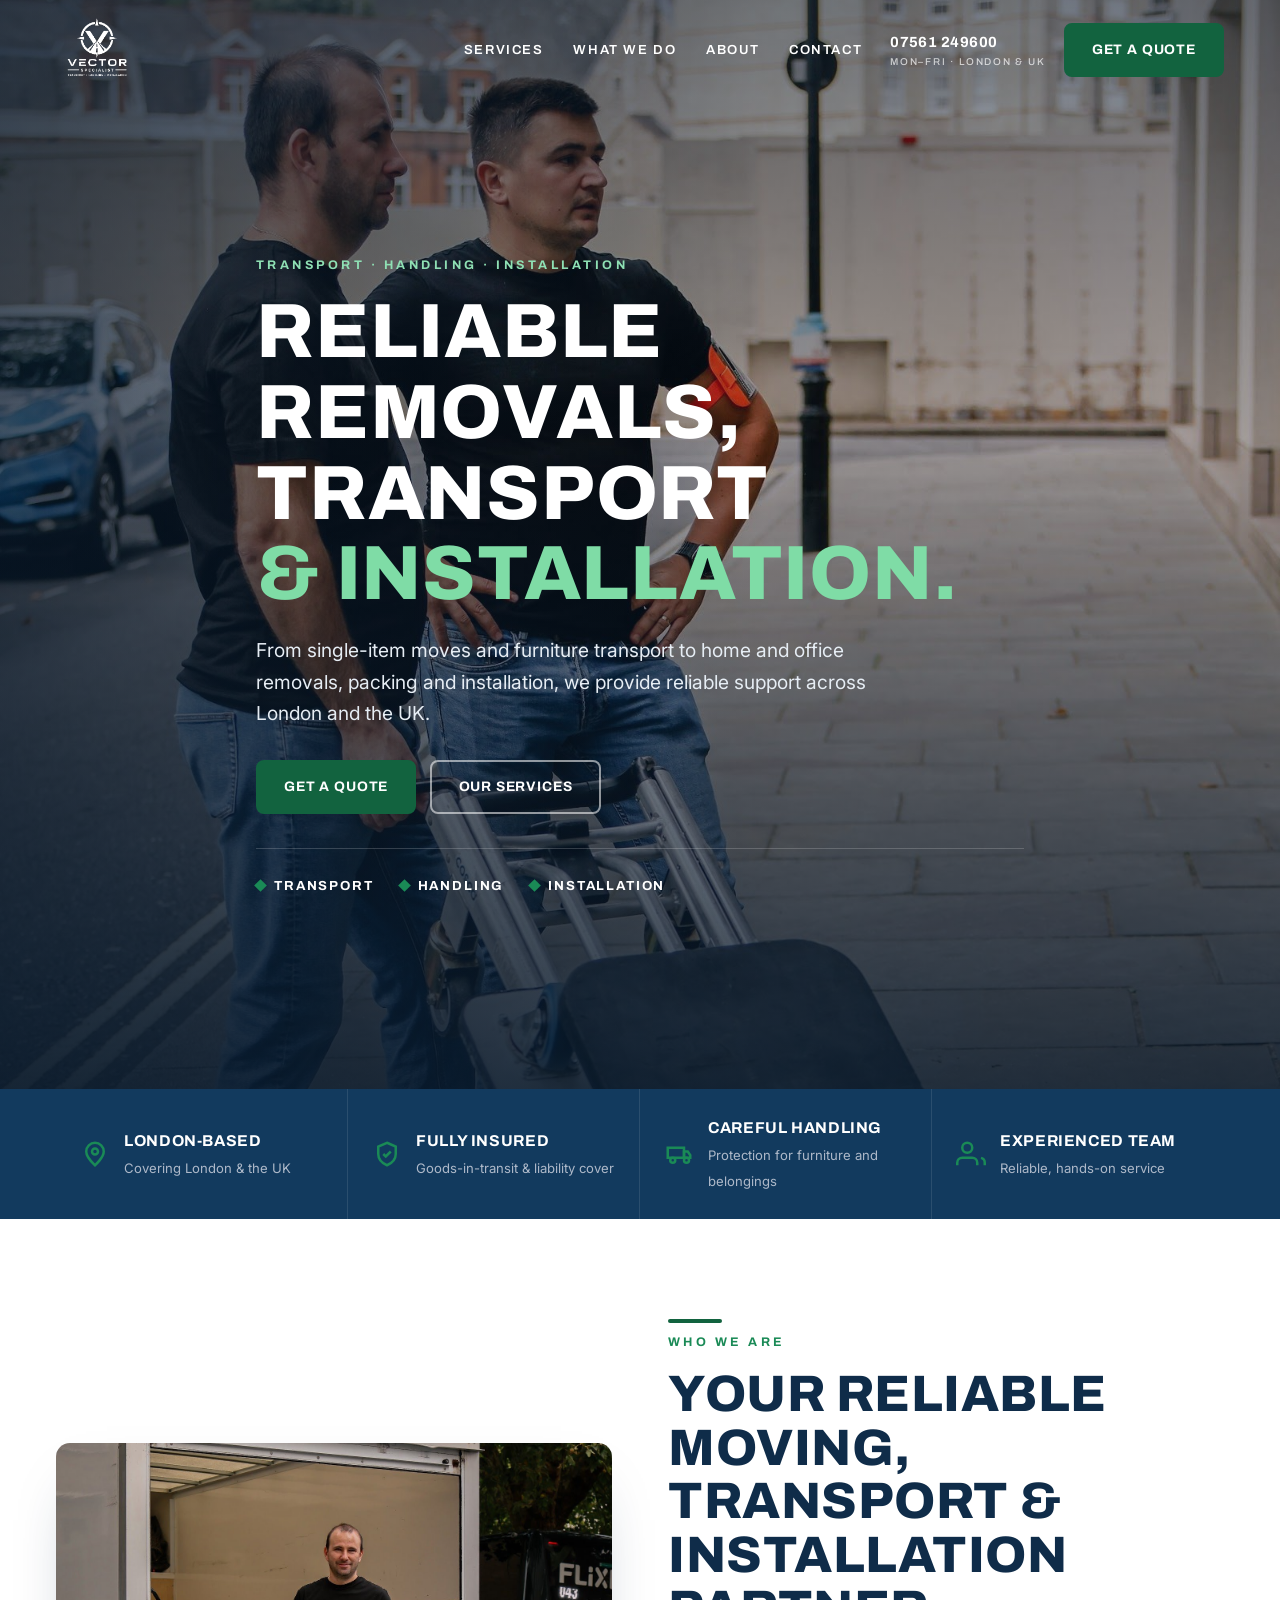
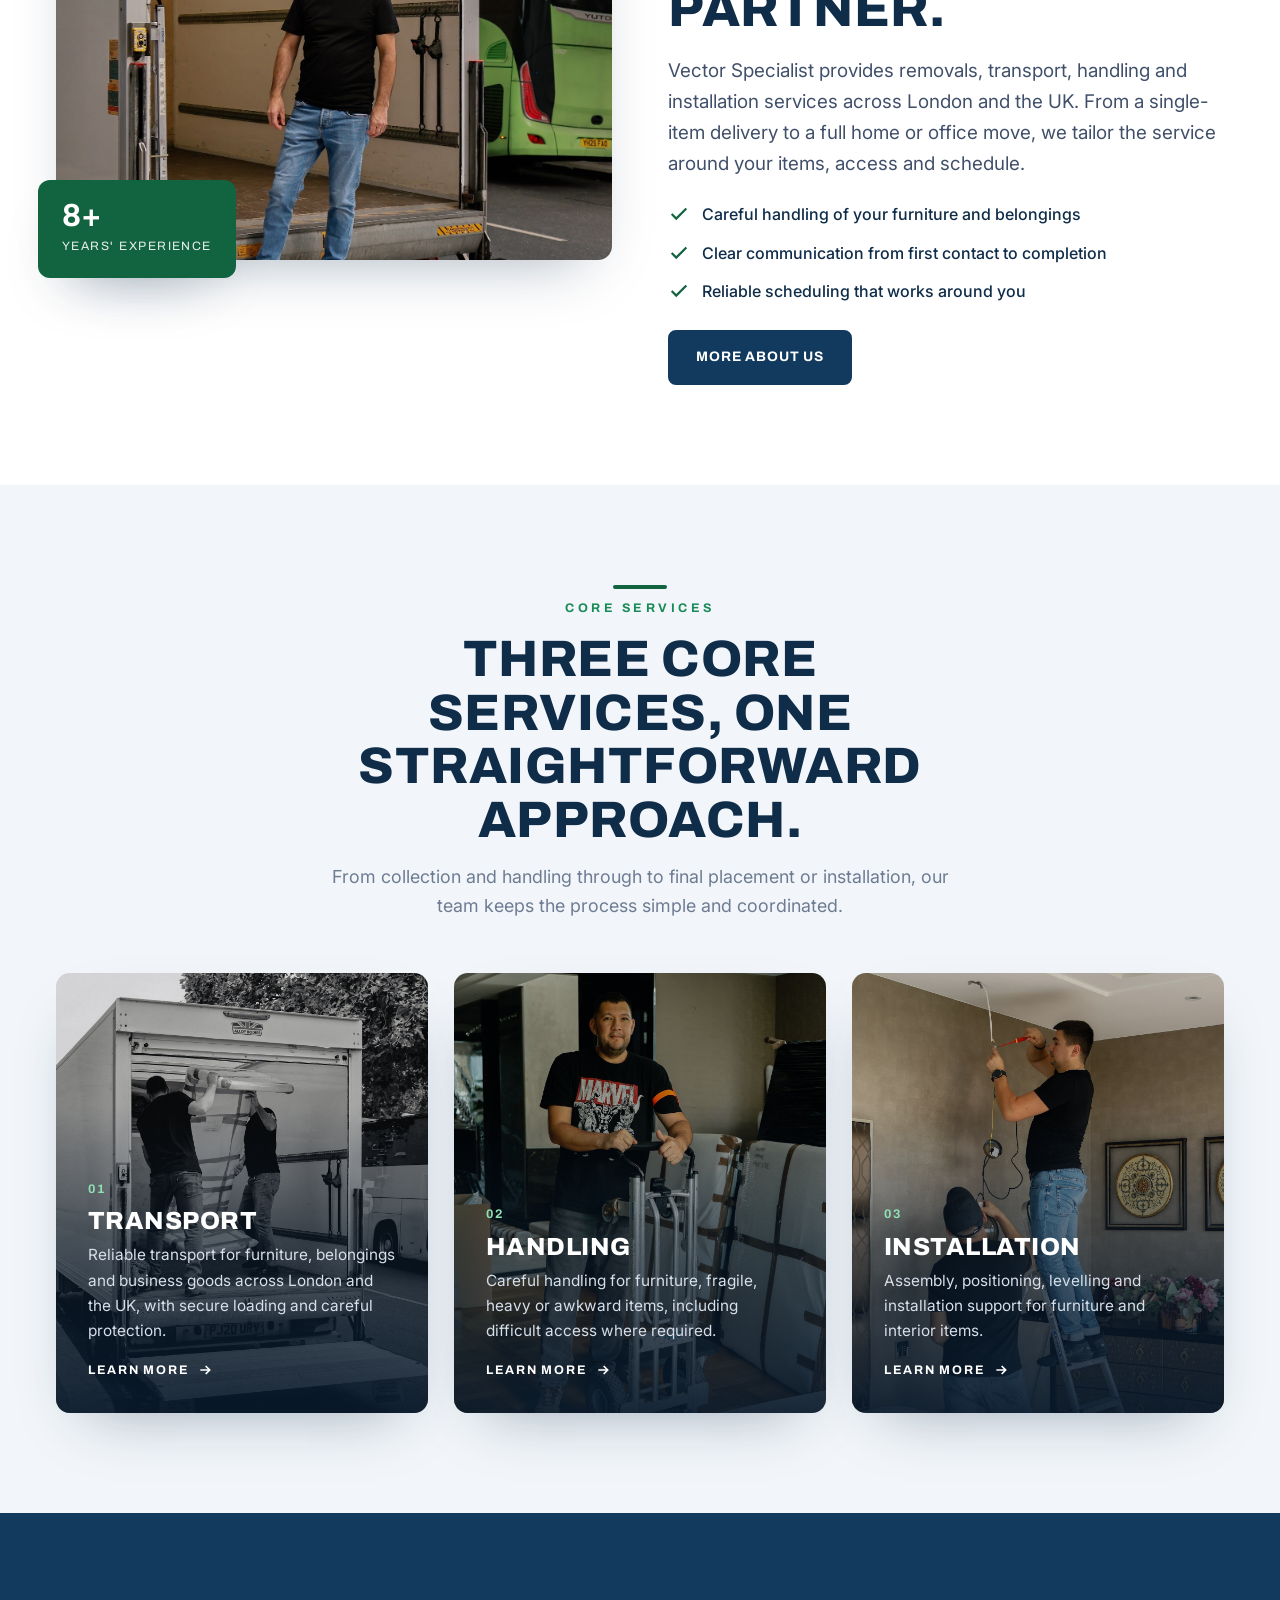
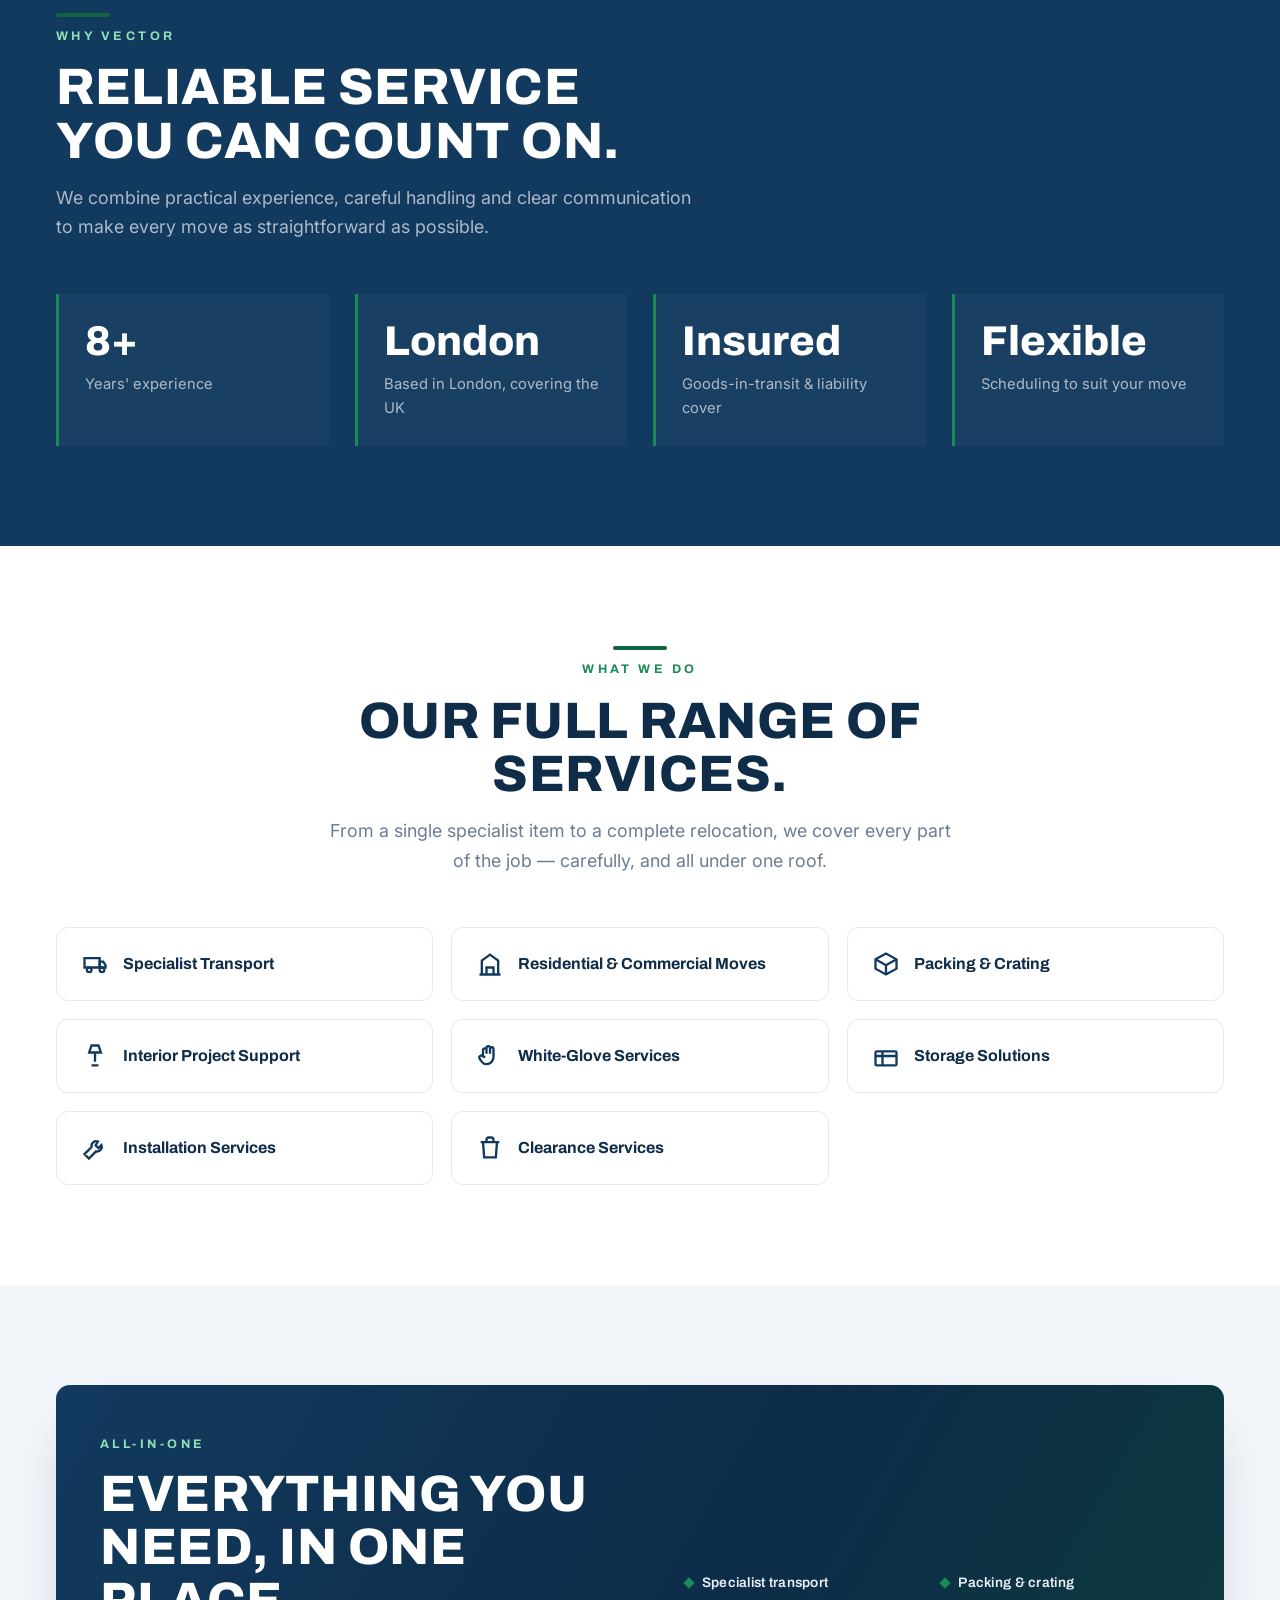
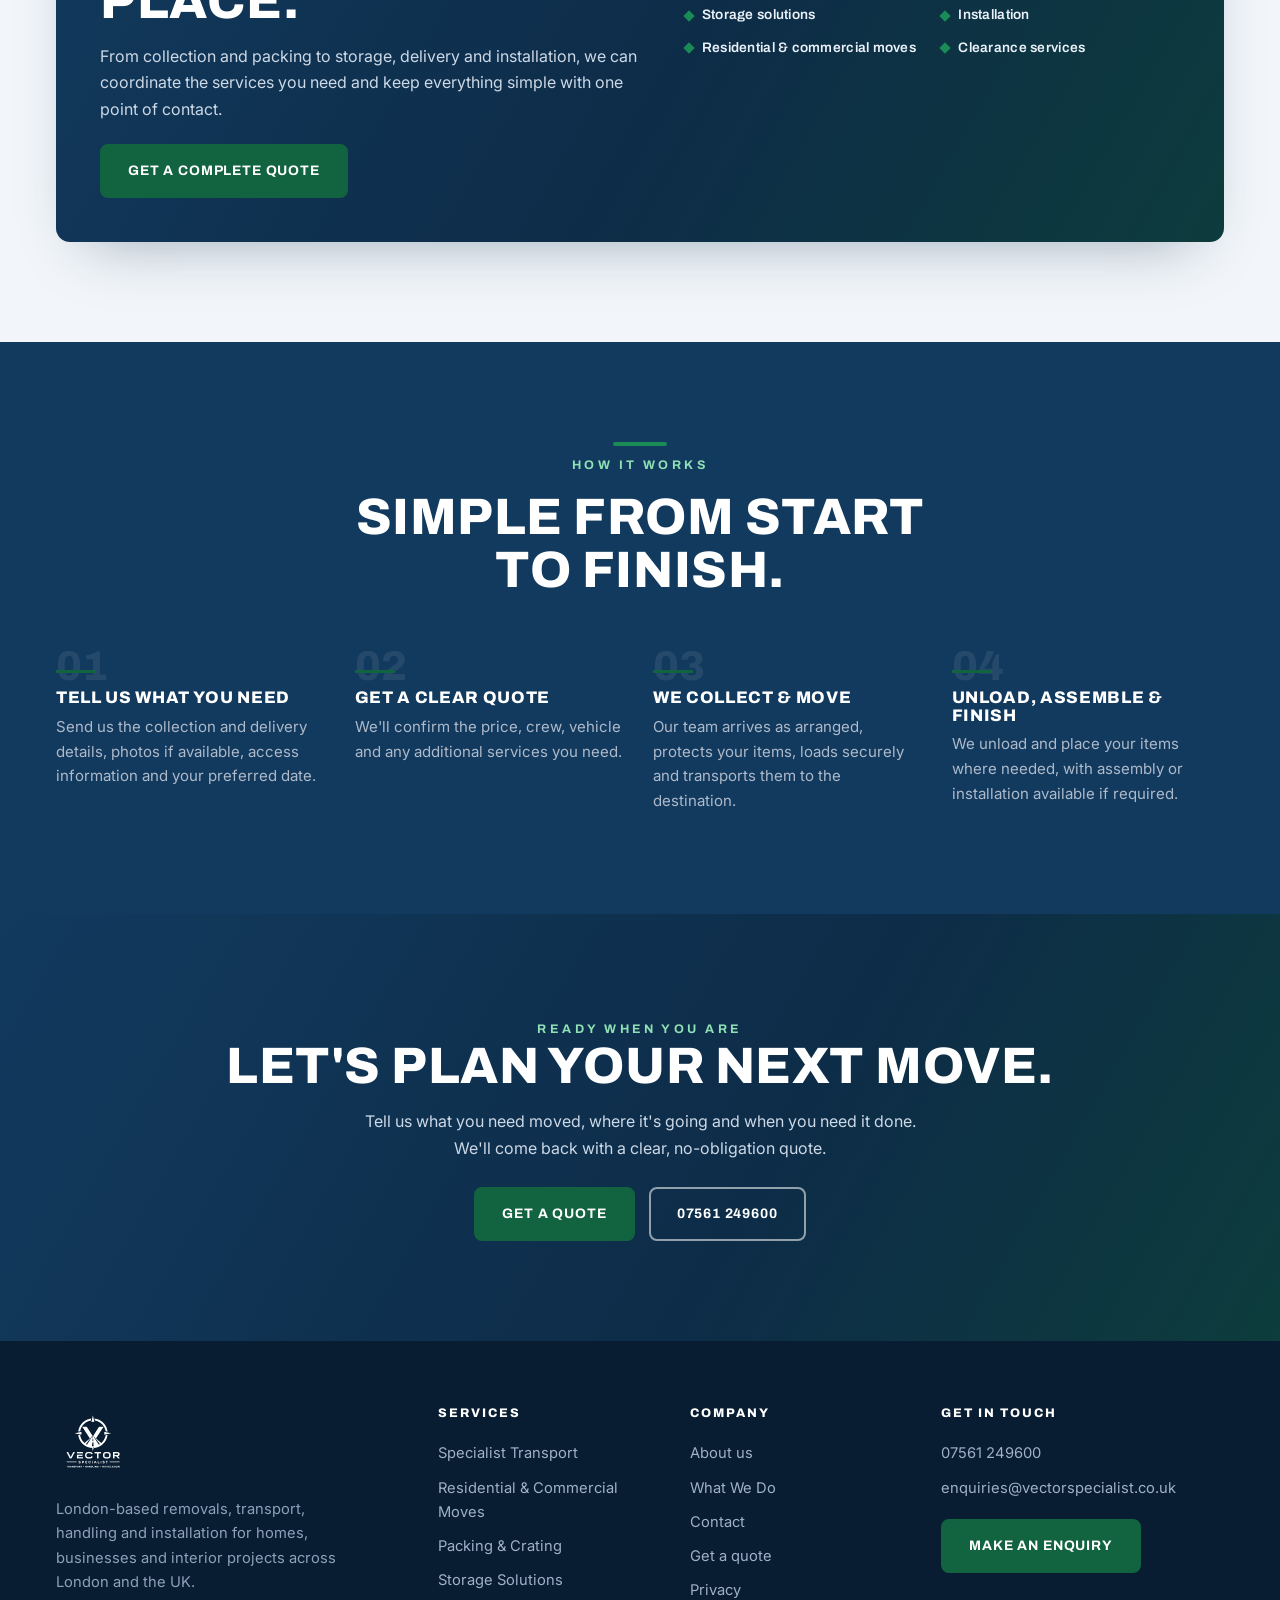
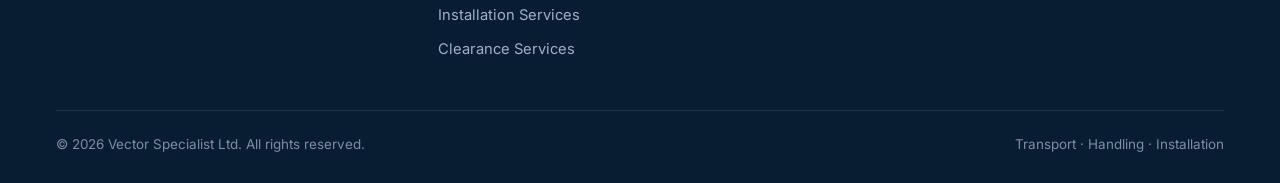
<file: index.html>
<!doctype html><html lang="en"><head>
<meta charset="utf-8"><meta name="viewport" content="width=device-width,initial-scale=1">
<title>Vector Specialist | Specialist Removals, Handling & Installation — London & UK</title>
<meta name="description" content="London-based removals, transport, handling and installation for homes, businesses and interior projects across London and the UK — careful handling, clear quotes and reliable service.">
<link rel="canonical" href="https://vectorspecialist.co.uk/">
<meta property="og:type" content="website">
<meta property="og:site_name" content="Vector Specialist">
<meta property="og:title" content="Vector Specialist | Specialist Removals, Handling & Installation — London & UK">
<meta property="og:description" content="London-based removals, transport, handling and installation for homes, businesses and interior projects across London and the UK.">
<meta property="og:url" content="https://vectorspecialist.co.uk/">
<meta property="og:image" content="https://vectorspecialist.co.uk/assets/hero.jpg">
<meta name="twitter:card" content="summary_large_image">
<meta name="theme-color" content="#123a5e">
<script type="application/ld+json">
{"@context":"https://schema.org","@type":"MovingCompany","name":"Vector Specialist Ltd","url":"https://vectorspecialist.co.uk/","image":"https://vectorspecialist.co.uk/assets/hero.jpg","telephone":"+447561249600","email":"enquiries@vectorspecialist.co.uk","description":"London-based removals, transport, handling and installation — reliable, careful moves covering London and available nationwide across the UK.","address":{"@type":"PostalAddress","addressLocality":"London","addressRegion":"Greater London","addressCountry":"GB"},"areaServed":[{"@type":"City","name":"London"},{"@type":"Country","name":"United Kingdom"}],"openingHoursSpecification":[{"@type":"OpeningHoursSpecification","dayOfWeek":["Monday","Tuesday","Wednesday","Thursday","Friday"],"opens":"08:00","closes":"18:00"}],"priceRange":"££"}
</script>
<link rel="icon" href="assets/favicon.svg">
<link rel="preconnect" href="https://fonts.googleapis.com"><link rel="preconnect" href="https://fonts.gstatic.com" crossorigin>
<link href="https://fonts.googleapis.com/css2?family=Archivo:wght@500;600;700;800;900&family=Inter:wght@400;500;600;700&display=swap" rel="stylesheet">
<link rel="stylesheet" href="css/site.css">
</head><body>

<header class="site"><div class="bar">
  <a class="brand" href="index.html" aria-label="Vector Specialist home">
    <img class="l-white" src="assets/logo-stack-white.png" alt="Vector Specialist">
    <img class="l-navy" src="assets/logo-stack.png" alt="Vector Specialist">
  </a>
  <nav class="nav">
    <a href="services.html">Services</a>
    <a href="index.html#sectors">What We Do</a>
    <a href="about.html">About</a>
    <a href="contact.html">Contact</a>
  </nav>
  <div class="actions">
    <a class="tel" href="tel:07561249600">07561 249600<span>MON–FRI · LONDON &amp; UK</span></a>
    <a class="btn btn-accent" href="contact.html">Get a quote</a>
  </div>
  <button class="burger" data-mm-open aria-label="Menu"><span></span><span></span><span></span></button>
</div></header>
<div class="mm-back" data-mm-close></div>
<aside class="mobile-menu"><button class="mm-x" data-mm-close aria-label="Close">&times;</button>
  <a href="services.html">Services</a>
  <a href="index.html#sectors">What We Do</a>
  <a href="about.html">About</a>
  <a href="contact.html">Contact</a>
  <a class="tel" href="tel:07561249600" style="color:#fff;font-weight:700;padding-top:16px">07561 249600</a>
  <a class="btn btn-accent" href="contact.html">Get a quote</a>
</aside>

<!-- HERO -->
<section class="hero">
  <img class="hero-bg" src="assets/hero.jpg" alt="Vector Specialist team with a stair-climber on a London street" style="object-position:center 30%">
  <div class="wrap">
    <span class="eyebrow">Transport · Handling · Installation</span>
    <h1 class="display-up">Reliable removals, transport<br><span class="g">&amp; installation.</span></h1>
    <p>From single-item moves and furniture transport to home and office removals, packing and installation, we provide reliable support across London and the UK.</p>
    <div class="cta-row">
      <a class="btn btn-accent" href="contact.html">Get a quote</a>
      <a class="btn btn-outline" href="services.html">Our services</a>
    </div>
    <div class="tagline-badges">
      <b>Transport</b><b>Handling</b><b>Installation</b>
    </div>
  </div>
</section>

<!-- STRIP -->
<div class="strip"><div class="wrap">
  <div class="item"><svg viewBox="0 0 24 24" fill="none" stroke="currentColor" stroke-width="2"><path d="M12 21s7-6.2 7-11a7 7 0 10-14 0c0 4.8 7 11 7 11z"/><circle cx="12" cy="10" r="2.4"/></svg><div><b>London-based</b><span>Covering London &amp; the UK</span></div></div>
  <div class="item"><svg viewBox="0 0 24 24" fill="none" stroke="currentColor" stroke-width="2"><path d="M12 3l7 3v6c0 5-3.5 7.5-7 9-3.5-1.5-7-4-7-9V6z"/><path d="M9 12l2 2 4-4"/></svg><div><b>Fully insured</b><span>Goods-in-transit &amp; liability cover</span></div></div>
  <div class="item"><svg viewBox="0 0 24 24" fill="none" stroke="currentColor" stroke-width="2"><path d="M3 7h13v8H3z"/><path d="M16 10h3l2 3v2h-5z"/><circle cx="7" cy="17" r="2"/><circle cx="18" cy="17" r="2"/></svg><div><b>Careful handling</b><span>Protection for furniture and belongings</span></div></div>
  <div class="item"><svg viewBox="0 0 24 24" fill="none" stroke="currentColor" stroke-width="2"><path d="M17 21v-2a4 4 0 00-4-4H5a4 4 0 00-4 4v2"/><circle cx="9" cy="7" r="4"/><path d="M23 21v-2a4 4 0 00-3-3.87"/></svg><div><b>Experienced team</b><span>Reliable, hands-on service</span></div></div>
</div></div>

<!-- INTRO SPLIT -->
<section><div class="wrap"><div class="split">
  <div class="split-media" data-reveal>
    <img src="assets/about.jpg" alt="Vector Specialist removals and transport team at work">
    <div class="badge"><b>8+</b><span>Years' experience</span></div>
  </div>
  <div class="split-copy" data-reveal>
    <div class="rule"></div>
    <span class="eyebrow">Who we are</span>
    <h2 class="display-up">Your reliable moving, transport &amp; installation partner.</h2>
    <p class="lead">Vector Specialist provides removals, transport, handling and installation services across London and the UK. From a single-item delivery to a full home or office move, we tailor the service around your items, access and schedule.</p>
    <ul class="ticks">
      <li><svg viewBox="0 0 24 24" fill="none" stroke="currentColor" stroke-width="2.4"><path d="M20 6 9 17l-5-5"/></svg>Careful handling of your furniture and belongings</li>
      <li><svg viewBox="0 0 24 24" fill="none" stroke="currentColor" stroke-width="2.4"><path d="M20 6 9 17l-5-5"/></svg>Clear communication from first contact to completion</li>
      <li><svg viewBox="0 0 24 24" fill="none" stroke="currentColor" stroke-width="2.4"><path d="M20 6 9 17l-5-5"/></svg>Reliable scheduling that works around you</li>
    </ul>
    <a class="btn btn-navy" href="about.html">More about us</a>
  </div>
</div></div></section>

<!-- SERVICES -->
<section style="background:var(--bg2)"><div class="wrap">
  <div class="sec-head center" data-reveal><div class="rule"></div><span class="eyebrow">Core services</span><h2 class="display-up">Three core services, one straightforward approach.</h2>
  <p>From collection and handling through to final placement or installation, our team keeps the process simple and coordinated.</p></div>
  <div class="svc-grid">
    <a class="svc-card" href="services.html#transport" data-reveal><img src="assets/transport.jpg" alt="Specialist transport"><div class="c"><span class="n">01</span><h3>Transport</h3><p>Reliable transport for furniture, belongings and business goods across London and the UK, with secure loading and careful protection.</p><span class="go">Learn more <svg viewBox="0 0 24 24" fill="none" stroke="currentColor" stroke-width="2.5"><path d="M5 12h14M13 6l6 6-6 6"/></svg></span></div></a>
    <a class="svc-card" href="services.html#handling" data-reveal><img src="assets/handling.jpg" alt="Specialist handling"><div class="c"><span class="n">02</span><h3>Handling</h3><p>Careful handling for furniture, fragile, heavy or awkward items, including difficult access where required.</p><span class="go">Learn more <svg viewBox="0 0 24 24" fill="none" stroke="currentColor" stroke-width="2.5"><path d="M5 12h14M13 6l6 6-6 6"/></svg></span></div></a>
    <a class="svc-card" href="services.html#installation" data-reveal><img src="assets/installation.jpg" alt="Specialist installation"><div class="c"><span class="n">03</span><h3>Installation</h3><p>Assembly, positioning, levelling and installation support for furniture and interior items.</p><span class="go">Learn more <svg viewBox="0 0 24 24" fill="none" stroke="currentColor" stroke-width="2.5"><path d="M5 12h14M13 6l6 6-6 6"/></svg></span></div></a>
  </div>
</div></section>

<!-- STATS -->
<section class="dark"><div class="wrap">
  <div class="sec-head" data-reveal><div class="rule"></div><span class="eyebrow">Why Vector</span><h2 class="display-up">Reliable service you can count on.</h2>
  <p>We combine practical experience, careful handling and clear communication to make every move as straightforward as possible.</p></div>
  <div class="stats">
    <div class="stat" data-reveal><b>8+</b><span>Years' experience</span></div>
    <div class="stat" data-reveal><b>London</b><span>Based in London, covering the UK</span></div>
    <div class="stat" data-reveal><b>Insured</b><span>Goods-in-transit &amp; liability cover</span></div>
    <div class="stat" data-reveal><b>Flexible</b><span>Scheduling to suit your move</span></div>
  </div>
</div></section>

<!-- SERVICES GRID -->
<section id="sectors"><div class="wrap">
  <div class="sec-head center" data-reveal><div class="rule"></div><span class="eyebrow">What we do</span><h2 class="display-up">Our full range of services.</h2>
  <p>From a single specialist item to a complete relocation, we cover every part of the job — carefully, and all under one roof.</p></div>
  <div class="sector-grid">
    <div class="sector" data-reveal><svg viewBox="0 0 24 24" fill="none" stroke="currentColor" stroke-width="2"><path d="M3 7h13v8H3z"/><path d="M16 10h3l2 3v2h-5z"/><circle cx="7" cy="17" r="2"/><circle cx="18" cy="17" r="2"/></svg><b>Specialist Transport</b></div>
    <div class="sector" data-reveal><svg viewBox="0 0 24 24" fill="none" stroke="currentColor" stroke-width="2"><path d="M3 21h18M5 21V9l7-5 7 5v12"/><path d="M9 21v-6h6v6"/></svg><b>Residential &amp; Commercial Moves</b></div>
    <div class="sector" data-reveal><svg viewBox="0 0 24 24" fill="none" stroke="currentColor" stroke-width="2"><path d="M3 8l9-5 9 5v8l-9 5-9-5z"/><path d="M3 8l9 5 9-5M12 13v8"/></svg><b>Packing &amp; Crating</b></div>
    <div class="sector" data-reveal><svg viewBox="0 0 24 24" fill="none" stroke="currentColor" stroke-width="2"><path d="M9 3h6l2 6H7z"/><path d="M12 9v8M9 20h6"/></svg><b>Interior Project Support</b></div>
    <div class="sector" data-reveal><svg viewBox="0 0 24 24" fill="none" stroke="currentColor" stroke-width="2"><path d="M6 12V7a1.5 1.5 0 013 0v3m0-1V5a1.5 1.5 0 013 0v5m0-3V6a1.5 1.5 0 013 0v7a6 6 0 01-6 6H9a5 5 0 01-4-2l-2-3a1.6 1.6 0 012.7-1.7L8 13"/></svg><b>White-Glove Services</b></div>
    <div class="sector" data-reveal><svg viewBox="0 0 24 24" fill="none" stroke="currentColor" stroke-width="2"><rect x="3" y="8" width="18" height="12" rx="1"/><path d="M3 12h18M9 8v12"/></svg><b>Storage Solutions</b></div>
    <div class="sector" data-reveal><svg viewBox="0 0 24 24" fill="none" stroke="currentColor" stroke-width="2"><path d="M14.5 6.5a4 4 0 00-5.4 4.6L3 17.2 6.8 21l6.1-6.1a4 4 0 004.6-5.4l-2.6 2.6-2.4-2.4z"/></svg><b>Installation Services</b></div>
    <div class="sector" data-reveal><svg viewBox="0 0 24 24" fill="none" stroke="currentColor" stroke-width="2"><path d="M4 7h16M9 7V5a2 2 0 012-2h2a2 2 0 012 2v2M6 7l1 13h10l1-13"/></svg><b>Clearance Services</b></div>
  </div>
</div></section>

<!-- ALL-IN-ONE / TURNKEY -->
<section style="background:var(--bg2)"><div class="wrap">
  <div class="turnkey" data-reveal>
    <div>
      <span class="eyebrow">All-in-one</span>
      <h2 class="display-up">Everything you need, in one place.</h2>
      <p>From collection and packing to storage, delivery and installation, we can coordinate the services you need and keep everything simple with one point of contact.</p>
      <a class="btn btn-accent tk-cta" href="contact.html">Get a complete quote</a>
    </div>
    <ul class="inc">
      <li>Specialist transport</li>
      <li>Packing &amp; crating</li>
      <li>Storage solutions</li>
      <li>Installation</li>
      <li>Residential &amp; commercial moves</li>
      <li>Clearance services</li>
    </ul>
  </div>
</div></section>

<!-- PROCESS -->
<section class="dark"><div class="wrap">
  <div class="sec-head center" data-reveal><div class="rule" style="background:var(--green-l)"></div><span class="eyebrow">How it works</span><h2 class="display-up">Simple from start to finish.</h2></div>
  <div class="steps">
    <div class="step" data-reveal><div class="in"><h4>Tell us what you need</h4><p>Send us the collection and delivery details, photos if available, access information and your preferred date.</p></div></div>
    <div class="step" data-reveal><div class="in"><h4>Get a clear quote</h4><p>We'll confirm the price, crew, vehicle and any additional services you need.</p></div></div>
    <div class="step" data-reveal><div class="in"><h4>We collect &amp; move</h4><p>Our team arrives as arranged, protects your items, loads securely and transports them to the destination.</p></div></div>
    <div class="step" data-reveal><div class="in"><h4>Unload, assemble &amp; finish</h4><p>We unload and place your items where needed, with assembly or installation available if required.</p></div></div>
  </div>
</div></section>

<!-- CTA -->
<section class="cta"><div class="wrap" data-reveal>
  <span class="eyebrow" style="color:#8fe0b4">Ready when you are</span>
  <h2 class="display-up">Let's plan your next move.</h2>
  <p>Tell us what you need moved, where it's going and when you need it done. We'll come back with a clear, no-obligation quote.</p>
  <div class="cta-row">
    <a class="btn btn-accent" href="contact.html">Get a quote</a>
    <a class="btn btn-outline" href="tel:07561249600">07561 249600</a>
  </div>
</div></section>

<footer class="site"><div class="wrap">
  <div class="cols">
    <div class="fbrand"><img src="assets/logo-stack-white.png" alt="Vector Specialist"><p>London-based removals, transport, handling and installation for homes, businesses and interior projects across London and the UK.</p></div>
    <div><h4>Services</h4><a href="services.html#transport">Specialist Transport</a><a href="index.html#sectors">Residential &amp; Commercial Moves</a><a href="services.html#packing">Packing &amp; Crating</a><a href="services.html#storage">Storage Solutions</a><a href="services.html#installation">Installation Services</a><a href="index.html#sectors">Clearance Services</a></div>
    <div><h4>Company</h4><a href="about.html">About us</a><a href="index.html#sectors">What We Do</a><a href="contact.html">Contact</a><a href="contact.html">Get a quote</a><a href="privacy.html">Privacy</a></div>
    <div><h4>Get in touch</h4><a href="tel:07561249600">07561 249600</a><a href="mailto:enquiries@vectorspecialist.co.uk">enquiries@vectorspecialist.co.uk</a><a href="contact.html" class="btn btn-accent" style="margin-top:14px">Make an enquiry</a></div>
  </div>
  <div class="foot-bot"><span>&copy; 2026 Vector Specialist Ltd. All rights reserved.</span><span>Transport · Handling · Installation</span></div>
</div></footer>

<script src="js/site.js"></script>
</body></html>
</file>
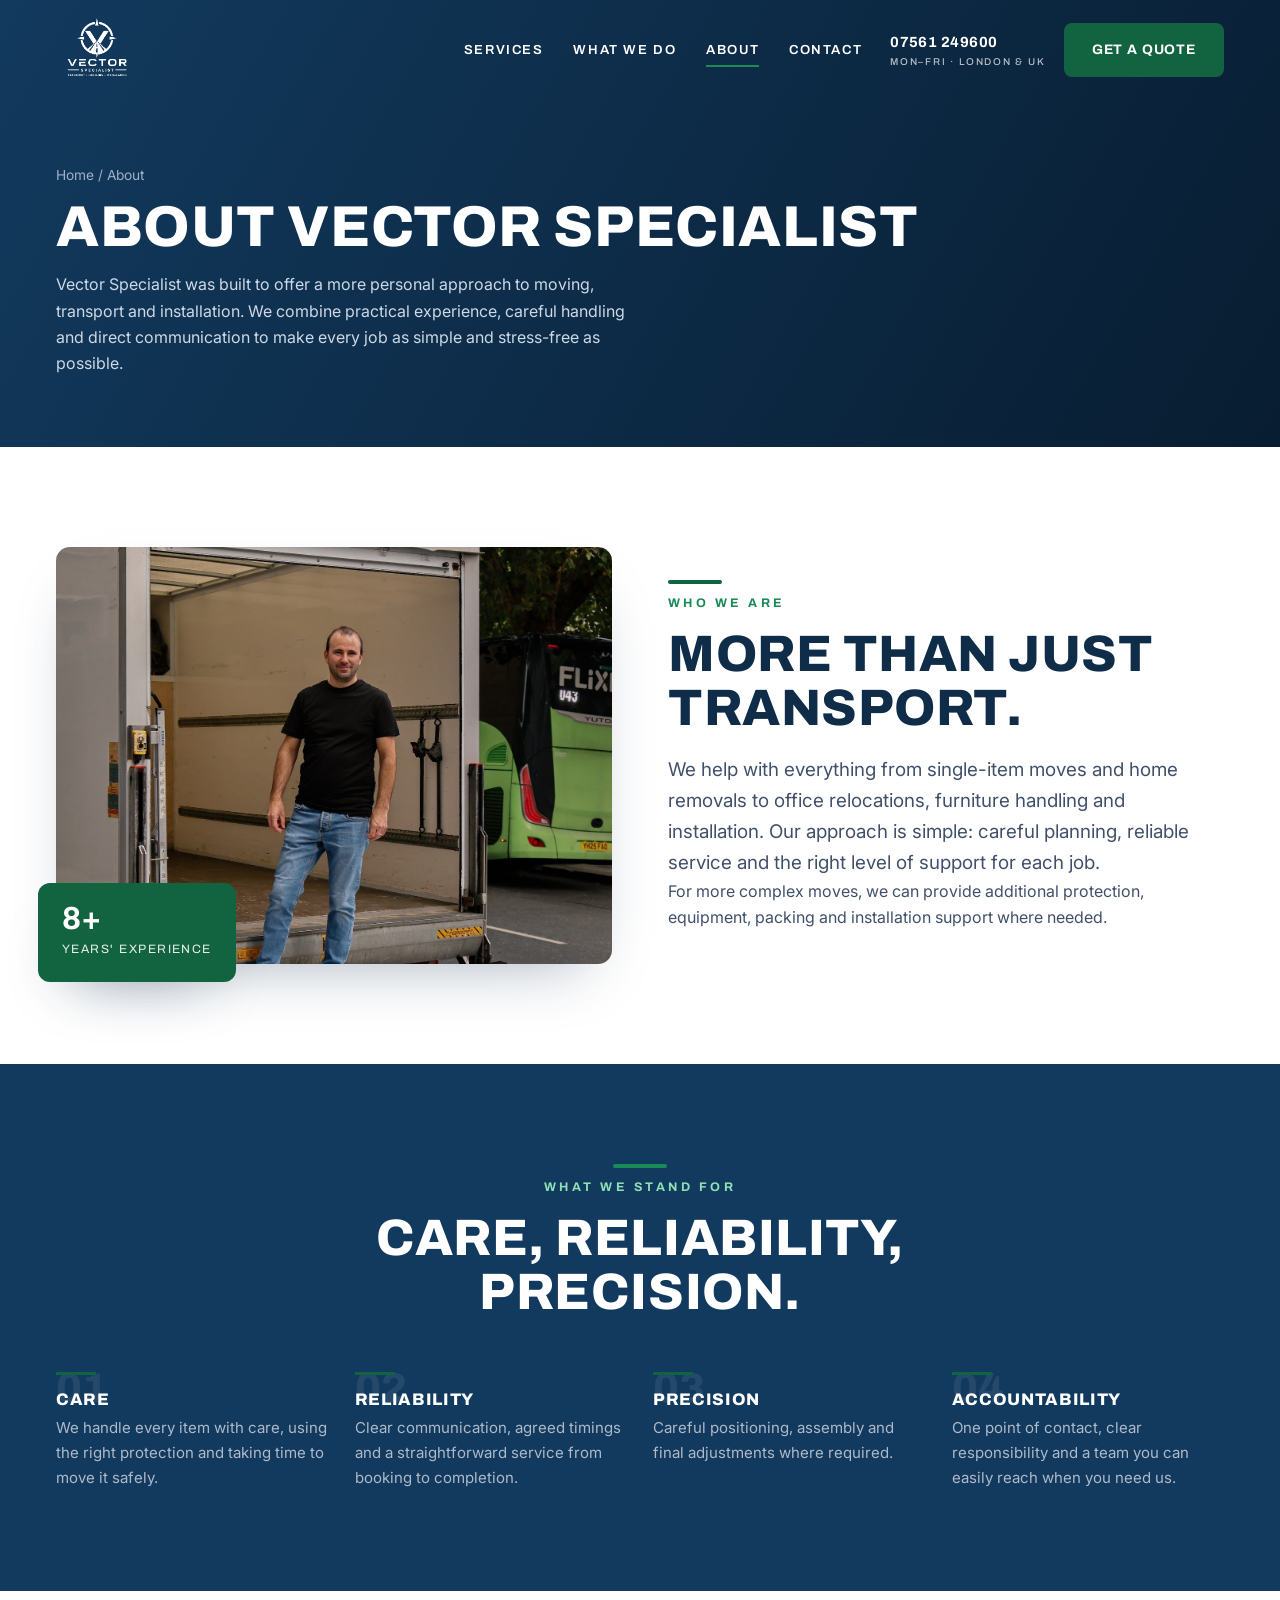
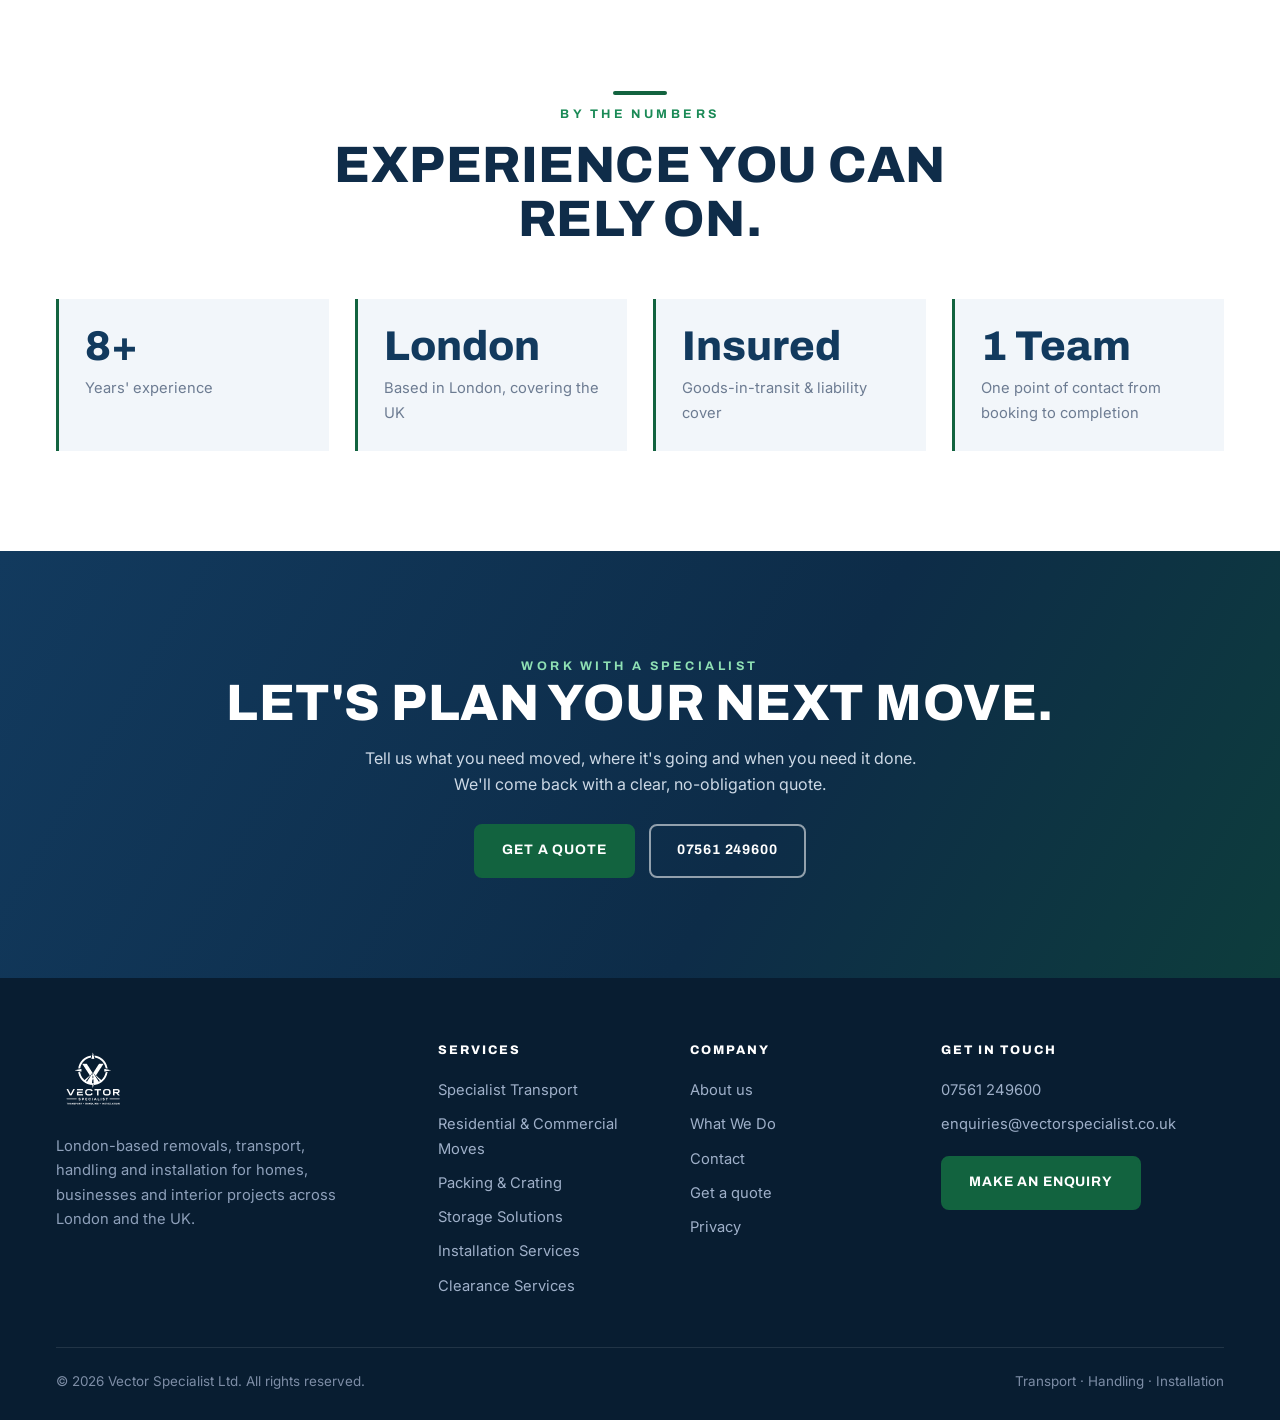
<file: about.html>
<!doctype html><html lang="en"><head>
<meta charset="utf-8"><meta name="viewport" content="width=device-width,initial-scale=1">
<title>About Vector Specialist | Specialist Movers in London &amp; the UK</title>
<meta name="description" content="A London-based removals, transport, handling and installation team for homes, businesses and interior projects — careful handling, clear communication and reliable service across London and the UK.">
<link rel="canonical" href="https://vectorspecialist.co.uk/about.html">
<meta property="og:type" content="website">
<meta property="og:site_name" content="Vector Specialist">
<meta property="og:title" content="About Vector Specialist | Specialist Movers in London &amp; the UK">
<meta property="og:description" content="A specialist London-based transport, handling and installation team — covering London and available nationwide across the UK.">
<meta property="og:url" content="https://vectorspecialist.co.uk/about.html">
<meta property="og:image" content="https://vectorspecialist.co.uk/assets/about.jpg">
<meta name="twitter:card" content="summary_large_image">
<meta name="theme-color" content="#123a5e">
<link rel="icon" href="assets/favicon.svg">
<link rel="preconnect" href="https://fonts.googleapis.com"><link rel="preconnect" href="https://fonts.gstatic.com" crossorigin>
<link href="https://fonts.googleapis.com/css2?family=Archivo:wght@500;600;700;800;900&family=Inter:wght@400;500;600;700&display=swap" rel="stylesheet">
<link rel="stylesheet" href="css/site.css">
</head><body>

<header class="site"><div class="bar">
  <a class="brand" href="index.html" aria-label="Vector Specialist home">
    <img class="l-white" src="assets/logo-stack-white.png" alt="Vector Specialist">
    <img class="l-navy" src="assets/logo-stack.png" alt="Vector Specialist">
  </a>
  <nav class="nav">
    <a href="services.html">Services</a><a href="index.html#sectors">What We Do</a><a href="about.html" class="active">About</a><a href="contact.html">Contact</a>
  </nav>
  <div class="actions">
    <a class="tel" href="tel:07561249600">07561 249600<span>MON–FRI · LONDON &amp; UK</span></a>
    <a class="btn btn-accent" href="contact.html">Get a quote</a>
  </div>
  <button class="burger" data-mm-open aria-label="Menu"><span></span><span></span><span></span></button>
</div></header>
<div class="mm-back" data-mm-close></div>
<aside class="mobile-menu"><button class="mm-x" data-mm-close aria-label="Close">&times;</button>
  <a href="services.html">Services</a><a href="index.html#sectors">What We Do</a><a href="about.html">About</a><a href="contact.html">Contact</a>
  <a class="btn btn-accent" href="contact.html">Get a quote</a>
</aside>

<section class="subhero"><div class="wrap">
  <p class="crumb"><a href="index.html">Home</a> / About</p>
  <h1 class="display-up">About Vector Specialist</h1>
  <p>Vector Specialist was built to offer a more personal approach to moving, transport and installation. We combine practical experience, careful handling and direct communication to make every job as simple and stress-free as possible.</p>
</div></section>

<section><div class="wrap"><div class="split">
  <div class="split-media" data-reveal><img src="assets/about.jpg" alt="Vector Specialist team and operations"><div class="badge"><b>8+</b><span>Years' experience</span></div></div>
  <div class="split-copy" data-reveal>
    <div class="rule"></div><span class="eyebrow">Who we are</span>
    <h2 class="display-up">More than just transport.</h2>
    <p class="lead">We help with everything from single-item moves and home removals to office relocations, furniture handling and installation. Our approach is simple: careful planning, reliable service and the right level of support for each job.</p>
    <p>For more complex moves, we can provide additional protection, equipment, packing and installation support where needed.</p>
  </div>
</div></div></section>

<section class="dark"><div class="wrap">
  <div class="sec-head center" data-reveal><div class="rule" style="background:var(--green-l)"></div><span class="eyebrow">What we stand for</span><h2 class="display-up">Care, reliability, precision.</h2></div>
  <div class="steps" style="counter-reset:s">
    <div class="step" data-reveal style="padding-top:0"><div class="in"><h4>Care</h4><p>We handle every item with care, using the right protection and taking time to move it safely.</p></div></div>
    <div class="step" data-reveal style="padding-top:0"><div class="in"><h4>Reliability</h4><p>Clear communication, agreed timings and a straightforward service from booking to completion.</p></div></div>
    <div class="step" data-reveal style="padding-top:0"><div class="in"><h4>Precision</h4><p>Careful positioning, assembly and final adjustments where required.</p></div></div>
    <div class="step" data-reveal style="padding-top:0"><div class="in"><h4>Accountability</h4><p>One point of contact, clear responsibility and a team you can easily reach when you need us.</p></div></div>
  </div>
</div></section>

<section><div class="wrap">
  <div class="sec-head center" data-reveal><div class="rule"></div><span class="eyebrow">By the numbers</span><h2 class="display-up">Experience you can rely on.</h2></div>
  <div class="stats">
    <div class="stat" data-reveal style="background:var(--bg2);border-left-color:var(--green)"><b style="color:var(--navy)">8+</b><span style="color:var(--muted)">Years' experience</span></div>
    <div class="stat" data-reveal style="background:var(--bg2);border-left-color:var(--green)"><b style="color:var(--navy)">London</b><span style="color:var(--muted)">Based in London, covering the UK</span></div>
    <div class="stat" data-reveal style="background:var(--bg2);border-left-color:var(--green)"><b style="color:var(--navy)">Insured</b><span style="color:var(--muted)">Goods-in-transit &amp; liability cover</span></div>
    <div class="stat" data-reveal style="background:var(--bg2);border-left-color:var(--green)"><b style="color:var(--navy)">1 Team</b><span style="color:var(--muted)">One point of contact from booking to completion</span></div>
  </div>
</div></section>

<section class="cta"><div class="wrap" data-reveal>
  <span class="eyebrow" style="color:#8fe0b4">Work with a specialist</span>
  <h2 class="display-up">Let's plan your next move.</h2>
  <p>Tell us what you need moved, where it's going and when you need it done. We'll come back with a clear, no-obligation quote.</p>
  <div class="cta-row"><a class="btn btn-accent" href="contact.html">Get a quote</a><a class="btn btn-outline" href="tel:07561249600">07561 249600</a></div>
</div></section>

<footer class="site"><div class="wrap">
  <div class="cols">
    <div class="fbrand"><img src="assets/logo-stack-white.png" alt="Vector Specialist"><p>London-based removals, transport, handling and installation for homes, businesses and interior projects across London and the UK.</p></div>
    <div><h4>Services</h4><a href="services.html#transport">Specialist Transport</a><a href="index.html#sectors">Residential &amp; Commercial Moves</a><a href="services.html#packing">Packing &amp; Crating</a><a href="services.html#storage">Storage Solutions</a><a href="services.html#installation">Installation Services</a><a href="index.html#sectors">Clearance Services</a></div>
    <div><h4>Company</h4><a href="about.html">About us</a><a href="index.html#sectors">What We Do</a><a href="contact.html">Contact</a><a href="contact.html">Get a quote</a><a href="privacy.html">Privacy</a></div>
    <div><h4>Get in touch</h4><a href="tel:07561249600">07561 249600</a><a href="mailto:enquiries@vectorspecialist.co.uk">enquiries@vectorspecialist.co.uk</a><a href="contact.html" class="btn btn-accent" style="margin-top:14px">Make an enquiry</a></div>
  </div>
  <div class="foot-bot"><span>&copy; 2026 Vector Specialist Ltd. All rights reserved.</span><span>Transport · Handling · Installation</span></div>
</div></footer>
<script src="js/site.js"></script>
</body></html>
</file>
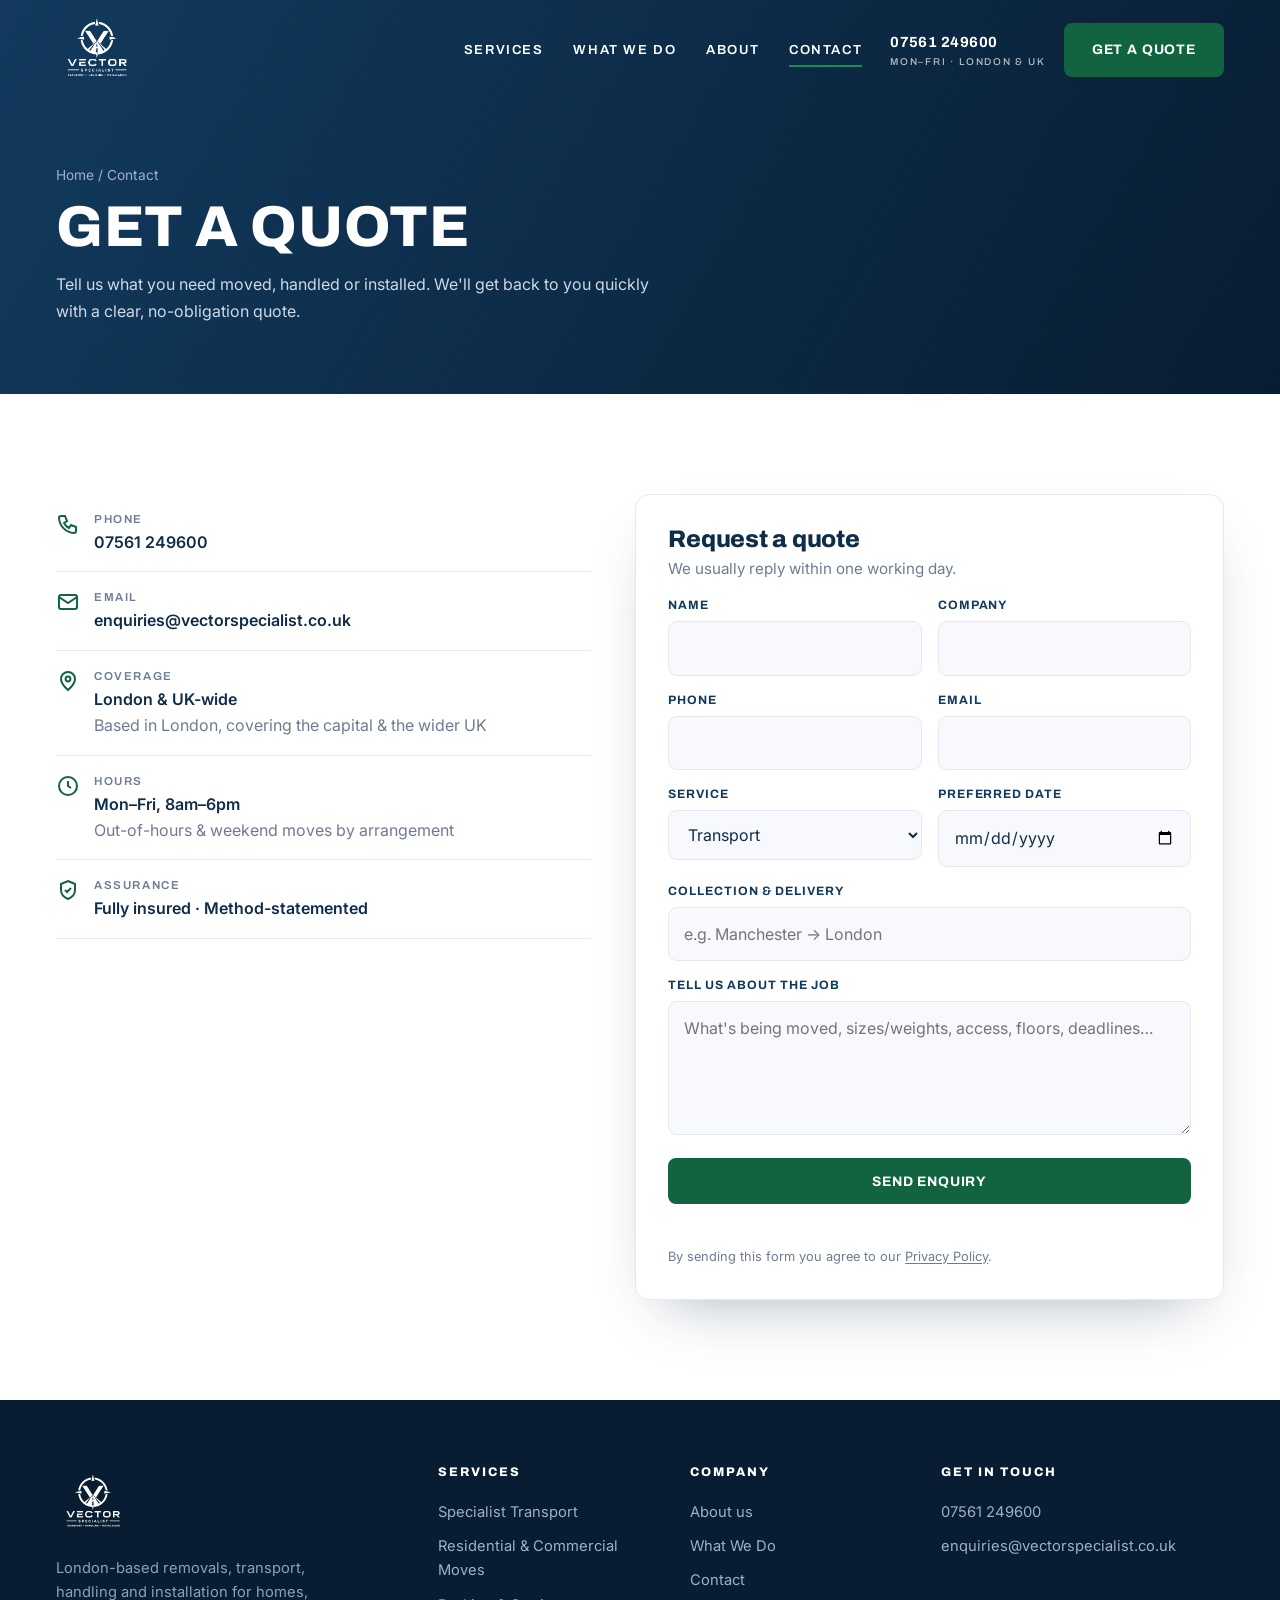
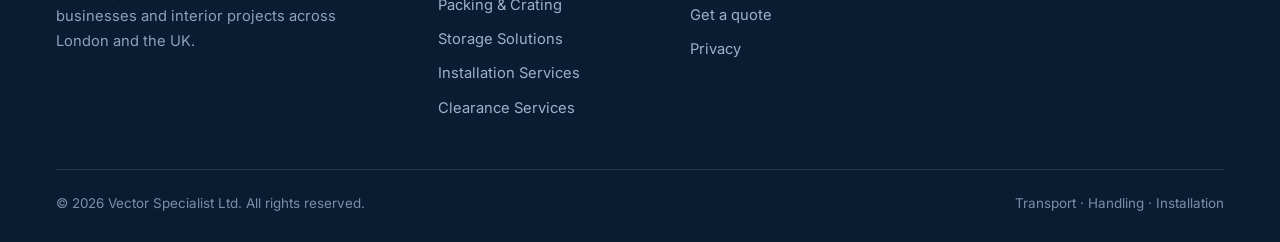
<file: contact.html>
<!doctype html><html lang="en"><head>
<meta charset="utf-8"><meta name="viewport" content="width=device-width,initial-scale=1">
<title>Contact Vector Specialist | Get a Quote — London &amp; UK</title>
<meta name="description" content="Get a quote for specialist transport, handling and installation. Call 07561 249600 or send an enquiry — London-based and available nationwide, fully insured.">
<link rel="canonical" href="https://vectorspecialist.co.uk/contact.html">
<meta property="og:type" content="website">
<meta property="og:site_name" content="Vector Specialist">
<meta property="og:title" content="Contact Vector Specialist | Get a Quote">
<meta property="og:description" content="Call 07561 249600 or send an enquiry for specialist transport, handling and installation — London-based and available nationwide.">
<meta property="og:url" content="https://vectorspecialist.co.uk/contact.html">
<meta property="og:image" content="https://vectorspecialist.co.uk/assets/hero.jpg">
<meta name="twitter:card" content="summary_large_image">
<meta name="theme-color" content="#123a5e">
<link rel="icon" href="assets/favicon.svg">
<link rel="preconnect" href="https://fonts.googleapis.com"><link rel="preconnect" href="https://fonts.gstatic.com" crossorigin>
<link href="https://fonts.googleapis.com/css2?family=Archivo:wght@500;600;700;800;900&family=Inter:wght@400;500;600;700&display=swap" rel="stylesheet">
<link rel="stylesheet" href="css/site.css">
</head><body>

<header class="site"><div class="bar">
  <a class="brand" href="index.html" aria-label="Vector Specialist home">
    <img class="l-white" src="assets/logo-stack-white.png" alt="Vector Specialist">
    <img class="l-navy" src="assets/logo-stack.png" alt="Vector Specialist">
  </a>
  <nav class="nav">
    <a href="services.html">Services</a><a href="index.html#sectors">What We Do</a><a href="about.html">About</a><a href="contact.html" class="active">Contact</a>
  </nav>
  <div class="actions">
    <a class="tel" href="tel:07561249600">07561 249600<span>MON–FRI · LONDON &amp; UK</span></a>
    <a class="btn btn-accent" href="#enquire">Get a quote</a>
  </div>
  <button class="burger" data-mm-open aria-label="Menu"><span></span><span></span><span></span></button>
</div></header>
<div class="mm-back" data-mm-close></div>
<aside class="mobile-menu"><button class="mm-x" data-mm-close aria-label="Close">&times;</button>
  <a href="services.html">Services</a><a href="index.html#sectors">What We Do</a><a href="about.html">About</a><a href="contact.html">Contact</a>
  <a class="btn btn-accent" href="#enquire">Get a quote</a>
</aside>

<section class="subhero"><div class="wrap">
  <p class="crumb"><a href="index.html">Home</a> / Contact</p>
  <h1 class="display-up">Get a quote</h1>
  <p>Tell us what you need moved, handled or installed. We'll get back to you quickly with a clear, no-obligation quote.</p>
</div></section>

<section id="enquire"><div class="wrap"><div class="contact-grid">
  <div data-reveal>
    <div class="info-row"><svg viewBox="0 0 24 24" fill="none" stroke="currentColor" stroke-width="2"><path d="M5 4h4l2 5-3 2a12 12 0 005 5l2-3 5 2v4a2 2 0 01-2 2A16 16 0 013 6a2 2 0 012-2z"/></svg><div><div class="lab">Phone</div><div class="val"><a href="tel:07561249600">07561 249600</a></div></div></div>
    <div class="info-row"><svg viewBox="0 0 24 24" fill="none" stroke="currentColor" stroke-width="2"><rect x="3" y="5" width="18" height="14" rx="2"/><path d="m3 7 9 6 9-6"/></svg><div><div class="lab">Email</div><div class="val"><a href="mailto:enquiries@vectorspecialist.co.uk">enquiries@vectorspecialist.co.uk</a></div></div></div>
    <div class="info-row"><svg viewBox="0 0 24 24" fill="none" stroke="currentColor" stroke-width="2"><path d="M12 21s7-6.2 7-11a7 7 0 10-14 0c0 4.8 7 11 7 11z"/><circle cx="12" cy="10" r="2.4"/></svg><div><div class="lab">Coverage</div><div class="val">London &amp; UK-wide<br><span style="font-weight:400;color:var(--muted)">Based in London, covering the capital &amp; the wider UK</span></div></div></div>
    <div class="info-row"><svg viewBox="0 0 24 24" fill="none" stroke="currentColor" stroke-width="2"><circle cx="12" cy="12" r="9"/><path d="M12 7v5l3 2"/></svg><div><div class="lab">Hours</div><div class="val">Mon–Fri, 8am–6pm<br><span style="font-weight:400;color:var(--muted)">Out-of-hours &amp; weekend moves by arrangement</span></div></div></div>
    <div class="info-row"><svg viewBox="0 0 24 24" fill="none" stroke="currentColor" stroke-width="2"><path d="M12 3l7 3v6c0 5-3.5 7.5-7 9-3.5-1.5-7-4-7-9V6z"/><path d="M9 12l2 2 4-4"/></svg><div><div class="lab">Assurance</div><div class="val">Fully insured · Method-statemented</div></div></div>
  </div>

  <div class="form-card" data-reveal>
    <h2 style="font-size:1.5rem;margin:0 0 4px">Request a quote</h2>
    <p style="color:var(--muted);font-size:.95rem">We usually reply within one working day.</p>
    <form id="quote-form">
      <input type="hidden" name="access_key" value="YOUR_WEB3FORMS_KEY">
      <input type="hidden" name="subject" value="New enquiry from vectorspecialist.co.uk">
      <input type="checkbox" name="botcheck" style="display:none" tabindex="-1" autocomplete="off">
      <div class="field-grid">
        <div><label>Name</label><input type="text" name="name" required></div>
        <div><label>Company</label><input type="text" name="company"></div>
        <div><label>Phone</label><input type="tel" name="phone" required></div>
        <div><label>Email</label><input type="email" name="email" required></div>
        <div><label>Service</label>
          <select name="service">
            <option>Transport</option><option>Handling</option><option>Installation</option>
            <option>Storage &amp; logistics</option><option>Packing materials &amp; supplies</option><option>Full project — all of the above</option><option>Not sure yet</option>
          </select>
        </div>
        <div><label>Preferred date</label><input type="date" name="preferred_date"></div>
        <div class="full"><label>Collection &amp; delivery</label><input type="text" name="route" placeholder="e.g. Manchester → London"></div>
        <div class="full"><label>Tell us about the job</label><textarea name="message" rows="4" placeholder="What's being moved, sizes/weights, access, floors, deadlines…" required></textarea></div>
      </div>
      <button class="btn btn-accent" type="submit" style="width:100%;justify-content:center;margin-top:16px">Send enquiry</button>
      <div id="form-status"></div>
      <p class="form-note">By sending this form you agree to our <a href="privacy.html">Privacy Policy</a>.</p>
    </form>
  </div>
</div></div></section>

<footer class="site"><div class="wrap">
  <div class="cols">
    <div class="fbrand"><img src="assets/logo-stack-white.png" alt="Vector Specialist"><p>London-based removals, transport, handling and installation for homes, businesses and interior projects across London and the UK.</p></div>
    <div><h4>Services</h4><a href="services.html#transport">Specialist Transport</a><a href="index.html#sectors">Residential &amp; Commercial Moves</a><a href="services.html#packing">Packing &amp; Crating</a><a href="services.html#storage">Storage Solutions</a><a href="services.html#installation">Installation Services</a><a href="index.html#sectors">Clearance Services</a></div>
    <div><h4>Company</h4><a href="about.html">About us</a><a href="index.html#sectors">What We Do</a><a href="contact.html">Contact</a><a href="contact.html">Get a quote</a><a href="privacy.html">Privacy</a></div>
    <div><h4>Get in touch</h4><a href="tel:07561249600">07561 249600</a><a href="mailto:enquiries@vectorspecialist.co.uk">enquiries@vectorspecialist.co.uk</a></div>
  </div>
  <div class="foot-bot"><span>&copy; 2026 Vector Specialist Ltd. All rights reserved.</span><span>Transport · Handling · Installation</span></div>
</div></footer>

<script src="js/site.js"></script>
<script>
document.getElementById('quote-form').addEventListener('submit', async function(e){
  e.preventDefault();
  var s=document.getElementById('form-status'); s.className=''; s.textContent='Sending…';
  var data=Object.fromEntries(new FormData(e.target).entries());
  if(data.access_key==='YOUR_WEB3FORMS_KEY'){ s.className='err'; s.textContent='Form not connected yet — add your Web3Forms key to go live.'; return; }
  try{
    var r=await fetch('https://api.web3forms.com/submit',{method:'POST',headers:{'Content-Type':'application/json',Accept:'application/json'},body:JSON.stringify(data)});
    var j=await r.json();
    if(j.success){ s.className='ok'; s.textContent='Thanks — your enquiry has been sent. We’ll be in touch shortly.'; e.target.reset(); }
    else { s.className='err'; s.textContent='Something went wrong. Please call us on 07561 249600.'; }
  }catch(err){ s.className='err'; s.textContent='Something went wrong. Please call us on 07561 249600.'; }
});
</script>
</body></html>
</file>
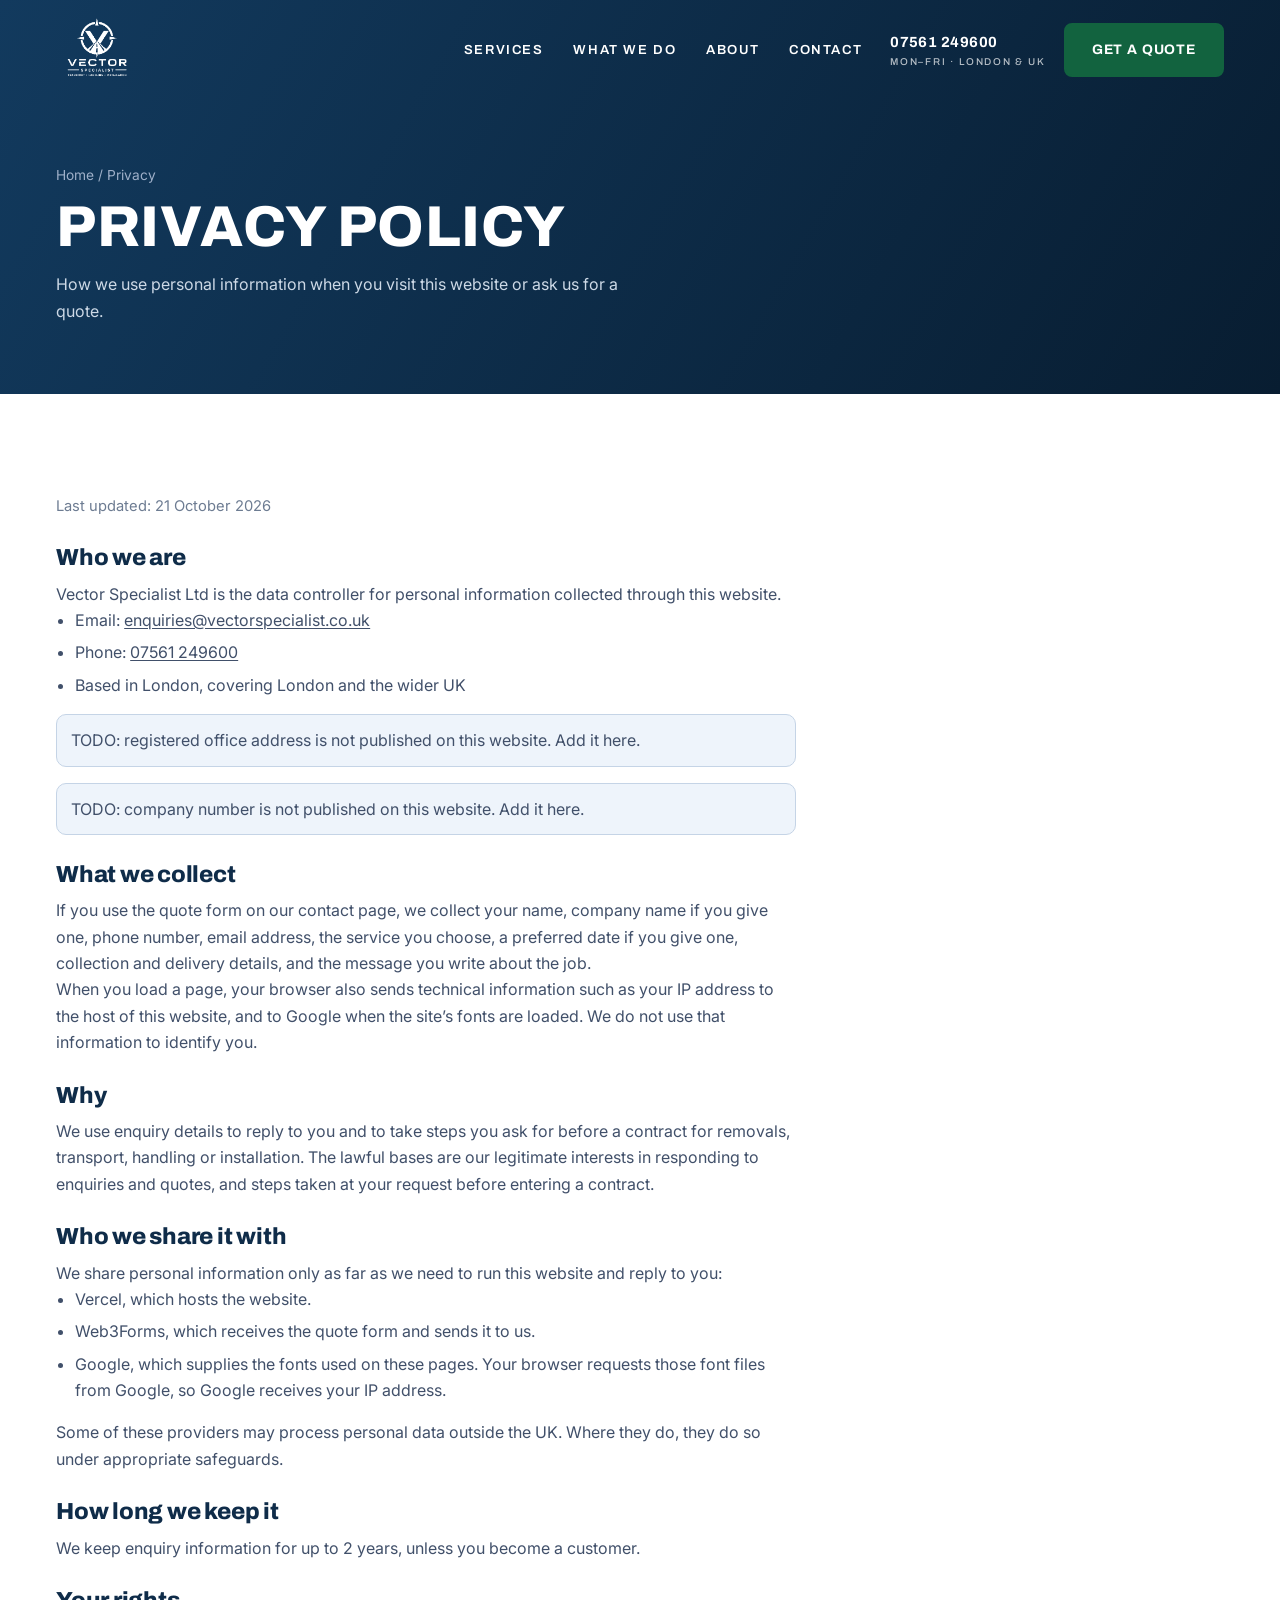
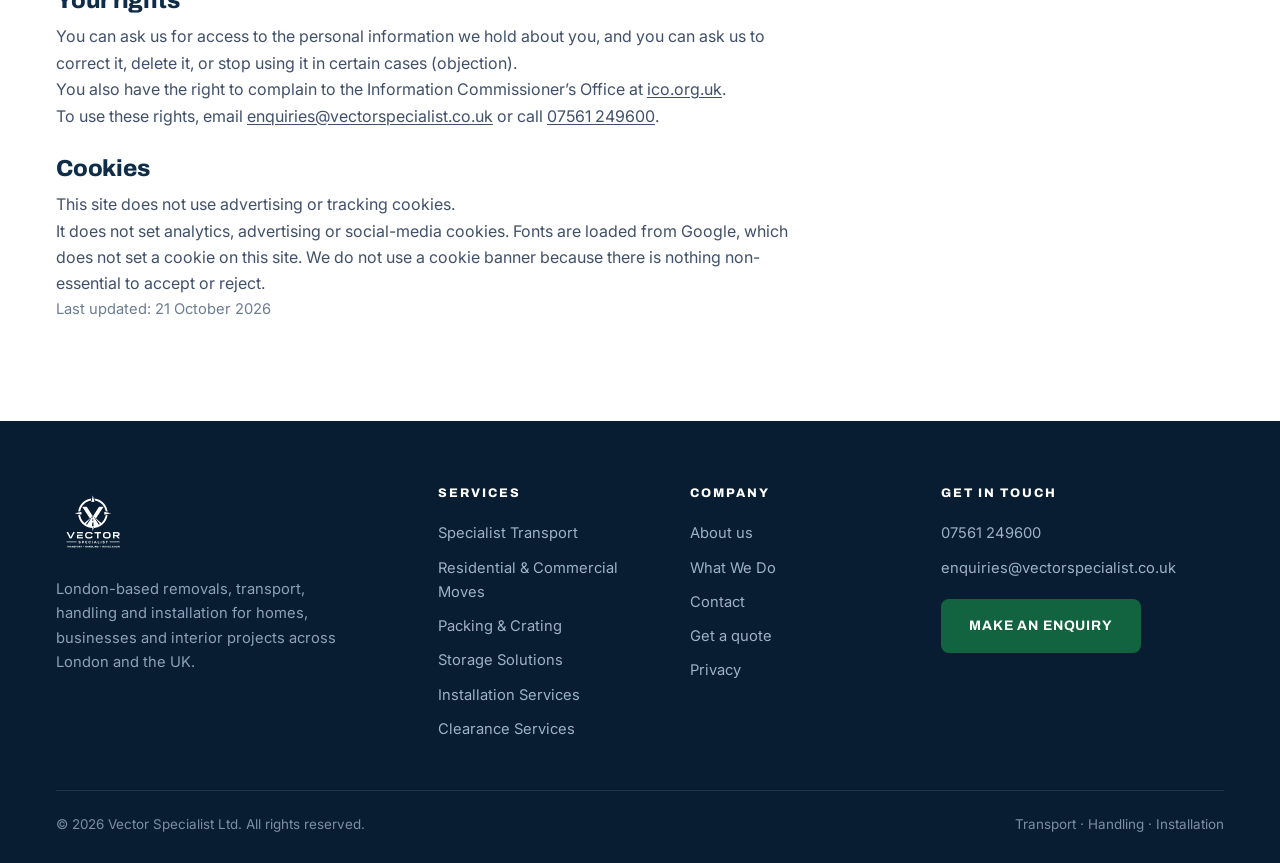
<file: privacy.html>
<!doctype html><html lang="en"><head>
<meta charset="utf-8"><meta name="viewport" content="width=device-width,initial-scale=1">
<title>Privacy Policy | Vector Specialist</title>
<meta name="description" content="How Vector Specialist Ltd uses personal information collected through this website, including quote enquiries and cookies.">
<link rel="canonical" href="https://vectorspecialist.co.uk/privacy.html">
<meta property="og:type" content="website">
<meta property="og:site_name" content="Vector Specialist">
<meta property="og:title" content="Privacy Policy | Vector Specialist">
<meta property="og:description" content="How Vector Specialist Ltd uses personal information collected through this website, including quote enquiries and cookies.">
<meta property="og:url" content="https://vectorspecialist.co.uk/privacy.html">
<meta property="og:image" content="https://vectorspecialist.co.uk/assets/about.jpg">
<meta name="twitter:card" content="summary_large_image">
<meta name="theme-color" content="#123a5e">
<link rel="icon" href="assets/favicon.svg">
<link rel="preconnect" href="https://fonts.googleapis.com"><link rel="preconnect" href="https://fonts.gstatic.com" crossorigin>
<link href="https://fonts.googleapis.com/css2?family=Archivo:wght@500;600;700;800;900&family=Inter:wght@400;500;600;700&display=swap" rel="stylesheet">
<link rel="stylesheet" href="css/site.css">
</head><body>

<header class="site"><div class="bar">
  <a class="brand" href="index.html" aria-label="Vector Specialist home">
    <img class="l-white" src="assets/logo-stack-white.png" alt="Vector Specialist">
    <img class="l-navy" src="assets/logo-stack.png" alt="Vector Specialist">
  </a>
  <nav class="nav">
    <a href="services.html">Services</a><a href="index.html#sectors">What We Do</a><a href="about.html">About</a><a href="contact.html">Contact</a>
  </nav>
  <div class="actions">
    <a class="tel" href="tel:07561249600">07561 249600<span>MON–FRI · LONDON &amp; UK</span></a>
    <a class="btn btn-accent" href="contact.html">Get a quote</a>
  </div>
  <button class="burger" data-mm-open aria-label="Menu"><span></span><span></span><span></span></button>
</div></header>
<div class="mm-back" data-mm-close></div>
<aside class="mobile-menu"><button class="mm-x" data-mm-close aria-label="Close">&times;</button>
  <a href="services.html">Services</a><a href="index.html#sectors">What We Do</a><a href="about.html">About</a><a href="contact.html">Contact</a>
  <a class="btn btn-accent" href="contact.html">Get a quote</a>
</aside>

<section class="subhero"><div class="wrap">
  <p class="crumb"><a href="index.html">Home</a> / Privacy</p>
  <h1 class="display-up">Privacy policy</h1>
  <p>How we use personal information when you visit this website or ask us for a quote.</p>
</div></section>

<section><div class="wrap"><div class="legal">
  <p class="updated">Last updated: 21 October 2026</p>

  <h2>Who we are</h2>
  <p>Vector Specialist Ltd is the data controller for personal information collected through this website.</p>
  <ul>
    <li>Email: <a href="mailto:enquiries@vectorspecialist.co.uk">enquiries@vectorspecialist.co.uk</a></li>
    <li>Phone: <a href="tel:07561249600">07561 249600</a></li>
    <li>Based in London, covering London and the wider UK</li>
  </ul>
  <p class="todo">TODO: registered office address is not published on this website. Add it here.</p>
  <p class="todo">TODO: company number is not published on this website. Add it here.</p>

  <h2>What we collect</h2>
  <p>If you use the quote form on our contact page, we collect your name, company name if you give one, phone number, email address, the service you choose, a preferred date if you give one, collection and delivery details, and the message you write about the job.</p>
  <p>When you load a page, your browser also sends technical information such as your IP address to the host of this website, and to Google when the site’s fonts are loaded. We do not use that information to identify you.</p>

  <h2>Why</h2>
  <p>We use enquiry details to reply to you and to take steps you ask for before a contract for removals, transport, handling or installation. The lawful bases are our legitimate interests in responding to enquiries and quotes, and steps taken at your request before entering a contract.</p>

  <h2>Who we share it with</h2>
  <p>We share personal information only as far as we need to run this website and reply to you:</p>
  <ul>
    <li>Vercel, which hosts the website.</li>
    <li>Web3Forms, which receives the quote form and sends it to us.</li>
    <li>Google, which supplies the fonts used on these pages. Your browser requests those font files from Google, so Google receives your IP address.</li>
  </ul>
  <p>Some of these providers may process personal data outside the UK. Where they do, they do so under appropriate safeguards.</p>

  <h2>How long we keep it</h2>
  <p>We keep enquiry information for up to 2 years, unless you become a customer.</p>

  <h2>Your rights</h2>
  <p>You can ask us for access to the personal information we hold about you, and you can ask us to correct it, delete it, or stop using it in certain cases (objection).</p>
  <p>You also have the right to complain to the Information Commissioner’s Office at <a href="https://ico.org.uk" target="_blank" rel="noopener">ico.org.uk</a>.</p>
  <p>To use these rights, email <a href="mailto:enquiries@vectorspecialist.co.uk">enquiries@vectorspecialist.co.uk</a> or call <a href="tel:07561249600">07561 249600</a>.</p>

  <h2 id="cookies">Cookies</h2>
  <p>This site does not use advertising or tracking cookies.</p>
  <p>It does not set analytics, advertising or social-media cookies. Fonts are loaded from Google, which does not set a cookie on this site. We do not use a cookie banner because there is nothing non-essential to accept or reject.</p>

  <p class="updated">Last updated: 21 October 2026</p>
</div></div></section>

<footer class="site"><div class="wrap">
  <div class="cols">
    <div class="fbrand"><img src="assets/logo-stack-white.png" alt="Vector Specialist"><p>London-based removals, transport, handling and installation for homes, businesses and interior projects across London and the UK.</p></div>
    <div><h4>Services</h4><a href="services.html#transport">Specialist Transport</a><a href="index.html#sectors">Residential &amp; Commercial Moves</a><a href="services.html#packing">Packing &amp; Crating</a><a href="services.html#storage">Storage Solutions</a><a href="services.html#installation">Installation Services</a><a href="index.html#sectors">Clearance Services</a></div>
    <div><h4>Company</h4><a href="about.html">About us</a><a href="index.html#sectors">What We Do</a><a href="contact.html">Contact</a><a href="contact.html">Get a quote</a><a href="privacy.html">Privacy</a></div>
    <div><h4>Get in touch</h4><a href="tel:07561249600">07561 249600</a><a href="mailto:enquiries@vectorspecialist.co.uk">enquiries@vectorspecialist.co.uk</a><a href="contact.html" class="btn btn-accent" style="margin-top:14px">Make an enquiry</a></div>
  </div>
  <div class="foot-bot"><span>&copy; 2026 Vector Specialist Ltd. All rights reserved.</span><span>Transport · Handling · Installation</span></div>
</div></footer>
<script src="js/site.js"></script>
</body></html>
</file>
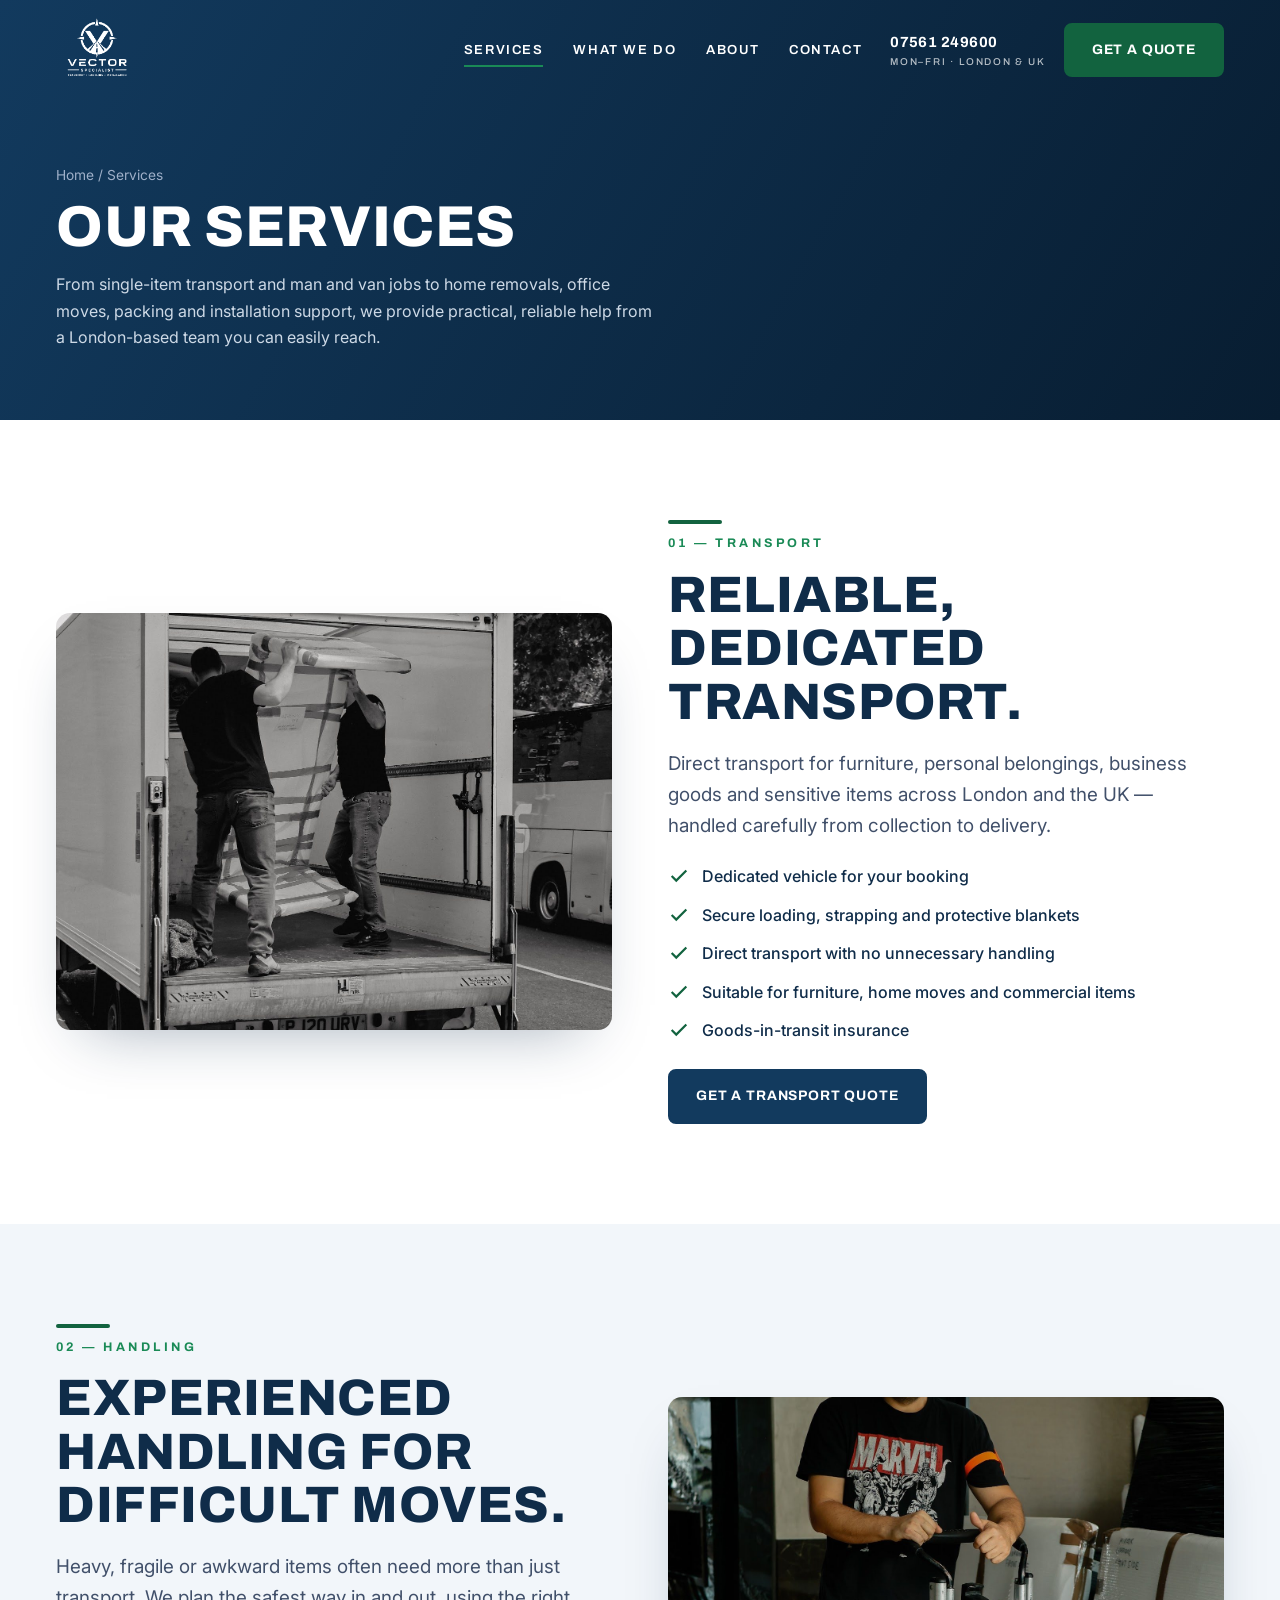
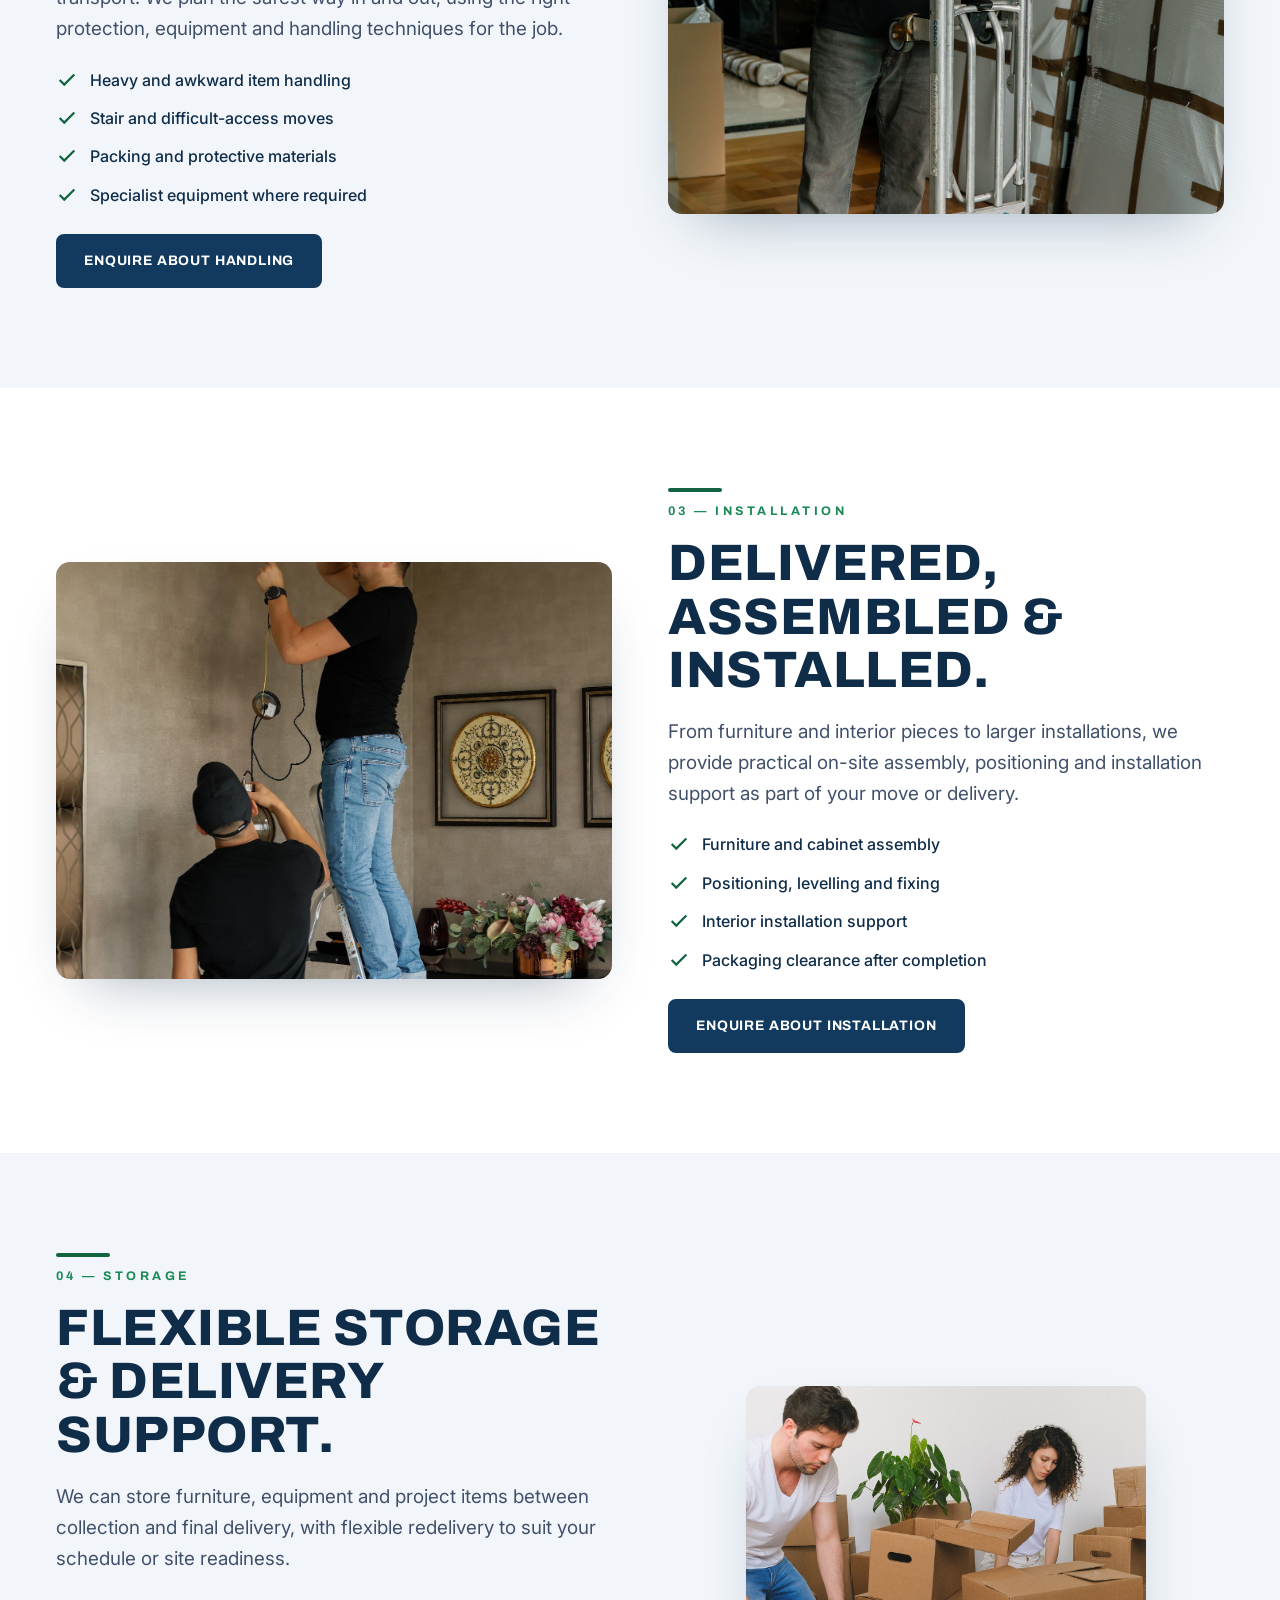
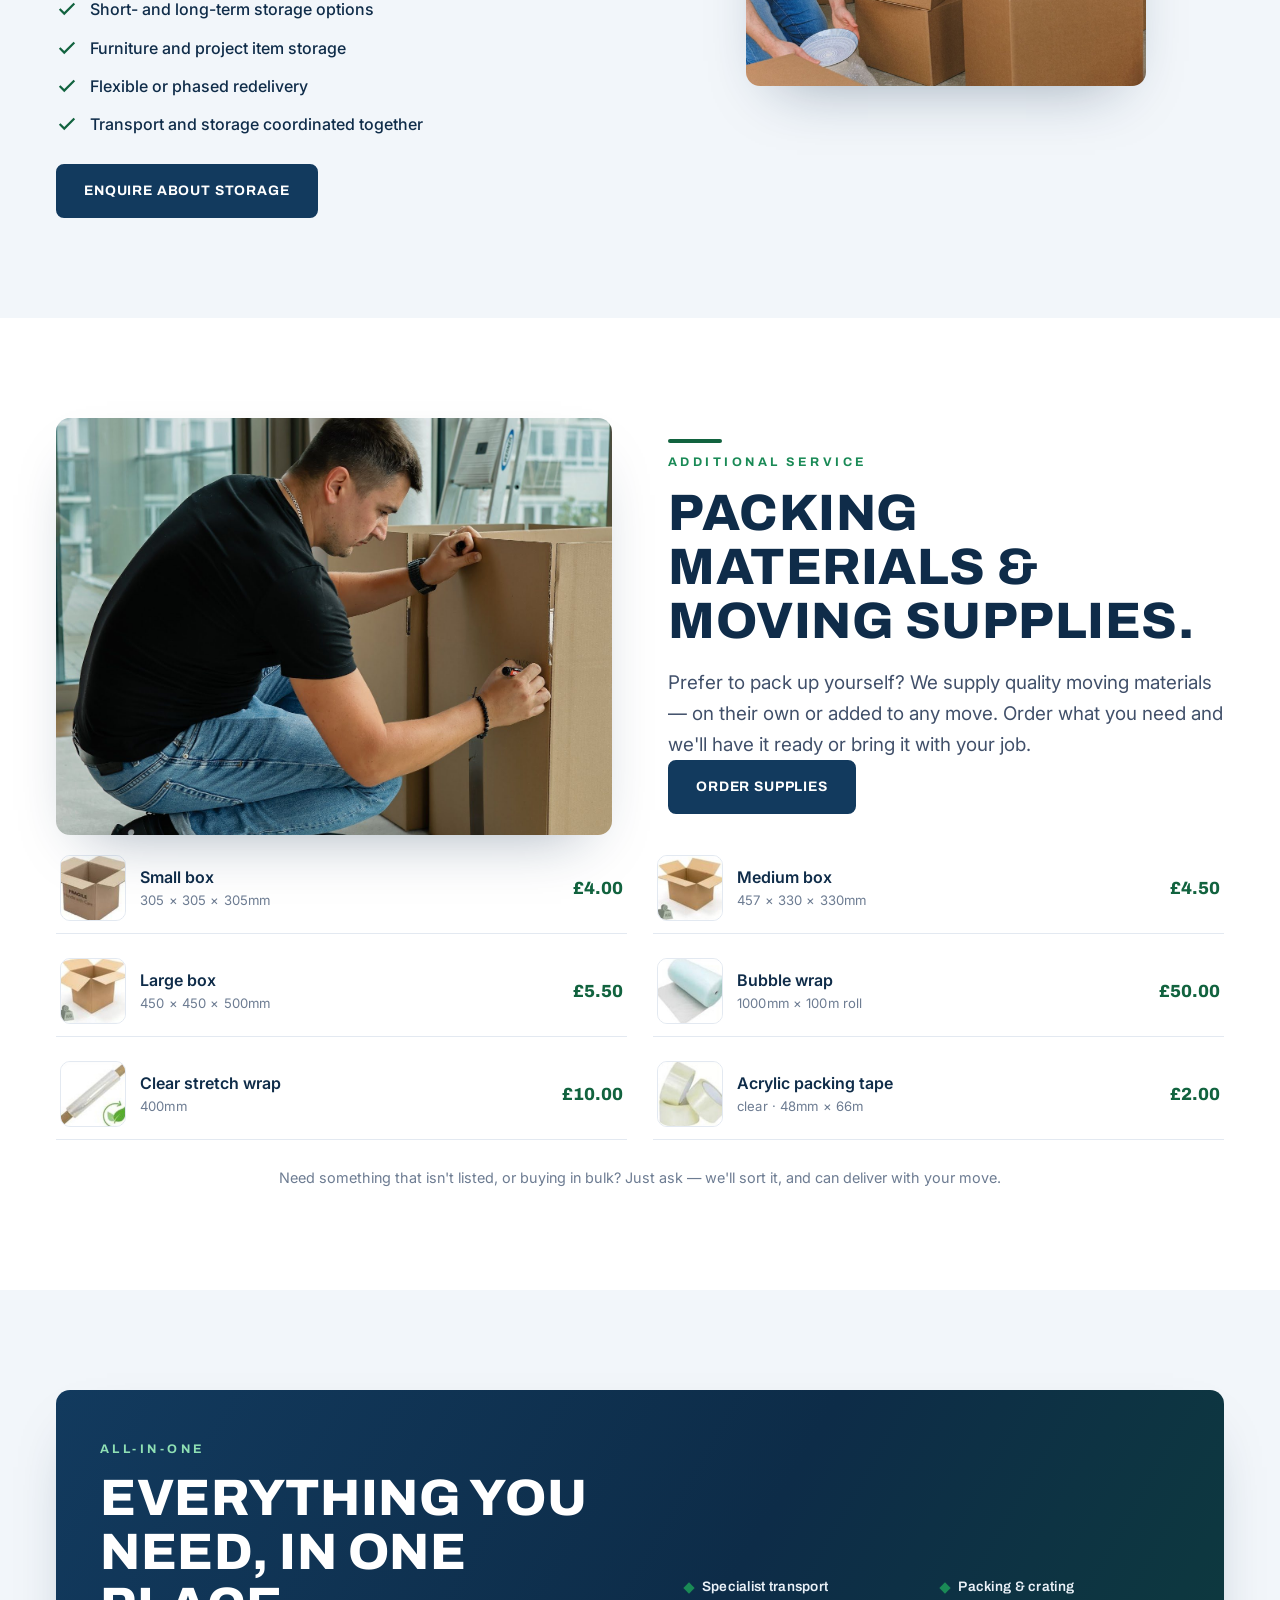
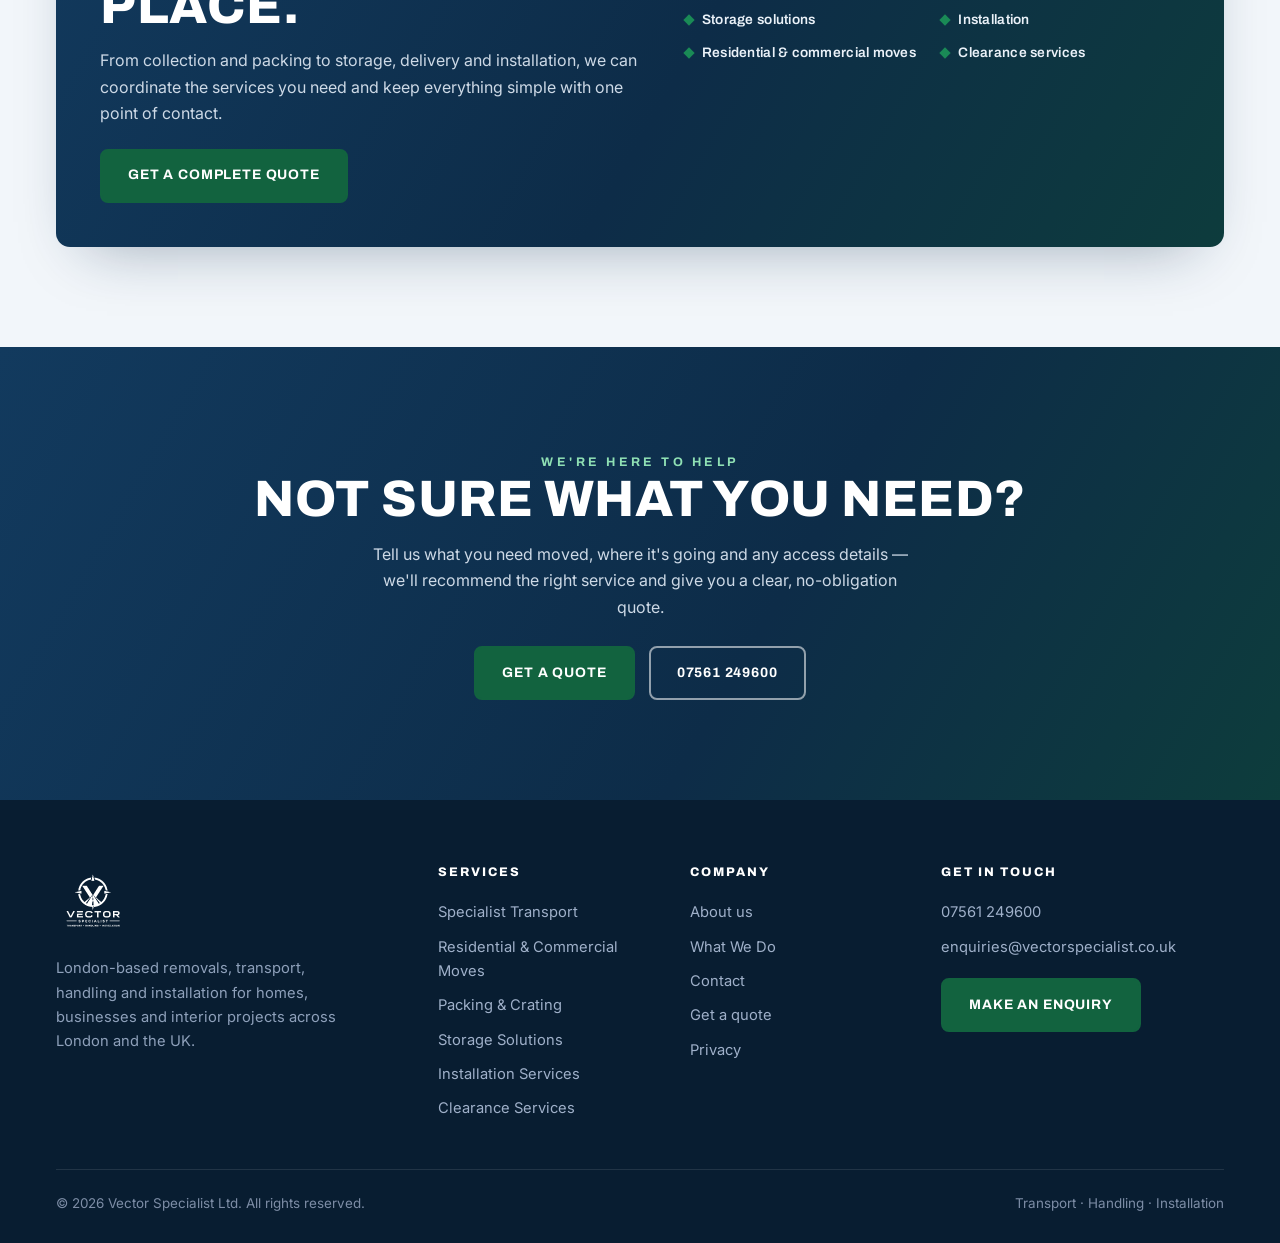
<file: services.html>
<!doctype html><html lang="en"><head>
<meta charset="utf-8"><meta name="viewport" content="width=device-width,initial-scale=1">
<title>Services — Removals, Handling, Installation & Storage in London | Vector Specialist</title>
<meta name="description" content="Removals, transport, handling, installation, storage and packing materials for homes, businesses and interior projects. London-based and available across the UK.">
<link rel="canonical" href="https://vectorspecialist.co.uk/services.html">
<meta property="og:type" content="website">
<meta property="og:site_name" content="Vector Specialist">
<meta property="og:title" content="Our Services — Vector Specialist | Transport, Handling, Installation & Storage">
<meta property="og:description" content="Specialist transport, handling, installation, storage and packing materials — London-based and available nationwide across the UK.">
<meta property="og:url" content="https://vectorspecialist.co.uk/services.html">
<meta property="og:image" content="https://vectorspecialist.co.uk/assets/transport.jpg">
<meta name="twitter:card" content="summary_large_image">
<meta name="theme-color" content="#123a5e">
<link rel="icon" href="assets/favicon.svg">
<link rel="preconnect" href="https://fonts.googleapis.com"><link rel="preconnect" href="https://fonts.gstatic.com" crossorigin>
<link href="https://fonts.googleapis.com/css2?family=Archivo:wght@500;600;700;800;900&family=Inter:wght@400;500;600;700&display=swap" rel="stylesheet">
<link rel="stylesheet" href="css/site.css">
</head><body>

<header class="site"><div class="bar">
  <a class="brand" href="index.html" aria-label="Vector Specialist home">
    <img class="l-white" src="assets/logo-stack-white.png" alt="Vector Specialist">
    <img class="l-navy" src="assets/logo-stack.png" alt="Vector Specialist">
  </a>
  <nav class="nav">
    <a href="services.html" class="active">Services</a>
    <a href="index.html#sectors">What We Do</a>
    <a href="about.html">About</a>
    <a href="contact.html">Contact</a>
  </nav>
  <div class="actions">
    <a class="tel" href="tel:07561249600">07561 249600<span>MON–FRI · LONDON &amp; UK</span></a>
    <a class="btn btn-accent" href="contact.html">Get a quote</a>
  </div>
  <button class="burger" data-mm-open aria-label="Menu"><span></span><span></span><span></span></button>
</div></header>
<div class="mm-back" data-mm-close></div>
<aside class="mobile-menu"><button class="mm-x" data-mm-close aria-label="Close">&times;</button>
  <a href="services.html">Services</a><a href="index.html#sectors">What We Do</a><a href="about.html">About</a><a href="contact.html">Contact</a>
  <a class="btn btn-accent" href="contact.html">Get a quote</a>
</aside>

<section class="subhero"><div class="wrap">
  <p class="crumb"><a href="index.html">Home</a> / Services</p>
  <h1 class="display-up">Our services</h1>
  <p>From single-item transport and man and van jobs to home removals, office moves, packing and installation support, we provide practical, reliable help from a London-based team you can easily reach.</p>
</div></section>

<!-- TRANSPORT -->
<section id="transport"><div class="wrap"><div class="split">
  <div class="split-media" data-reveal><img src="assets/transport.jpg" alt="Specialist transport"></div>
  <div class="split-copy" data-reveal>
    <div class="rule"></div><span class="eyebrow">01 — Transport</span>
    <h2 class="display-up">Reliable, dedicated transport.</h2>
    <p class="lead">Direct transport for furniture, personal belongings, business goods and sensitive items across London and the UK — handled carefully from collection to delivery.</p>
    <ul class="ticks">
      <li><svg viewBox="0 0 24 24" fill="none" stroke="currentColor" stroke-width="2.4"><path d="M20 6 9 17l-5-5"/></svg>Dedicated vehicle for your booking</li>
      <li><svg viewBox="0 0 24 24" fill="none" stroke="currentColor" stroke-width="2.4"><path d="M20 6 9 17l-5-5"/></svg>Secure loading, strapping and protective blankets</li>
      <li><svg viewBox="0 0 24 24" fill="none" stroke="currentColor" stroke-width="2.4"><path d="M20 6 9 17l-5-5"/></svg>Direct transport with no unnecessary handling</li>
      <li><svg viewBox="0 0 24 24" fill="none" stroke="currentColor" stroke-width="2.4"><path d="M20 6 9 17l-5-5"/></svg>Suitable for furniture, home moves and commercial items</li>
      <li><svg viewBox="0 0 24 24" fill="none" stroke="currentColor" stroke-width="2.4"><path d="M20 6 9 17l-5-5"/></svg>Goods-in-transit insurance</li>
    </ul>
    <a class="btn btn-navy" href="contact.html">Get a transport quote</a>
  </div>
</div></div></section>

<!-- HANDLING -->
<section id="handling" style="background:var(--bg2)"><div class="wrap"><div class="split rev">
  <div class="split-media" data-reveal><img src="assets/handling.jpg" alt="Specialist handling"></div>
  <div class="split-copy" data-reveal>
    <div class="rule"></div><span class="eyebrow">02 — Handling</span>
    <h2 class="display-up">Experienced handling for difficult moves.</h2>
    <p class="lead">Heavy, fragile or awkward items often need more than just transport. We plan the safest way in and out, using the right protection, equipment and handling techniques for the job.</p>
    <ul class="ticks">
      <li><svg viewBox="0 0 24 24" fill="none" stroke="currentColor" stroke-width="2.4"><path d="M20 6 9 17l-5-5"/></svg>Heavy and awkward item handling</li>
      <li><svg viewBox="0 0 24 24" fill="none" stroke="currentColor" stroke-width="2.4"><path d="M20 6 9 17l-5-5"/></svg>Stair and difficult-access moves</li>
      <li><svg viewBox="0 0 24 24" fill="none" stroke="currentColor" stroke-width="2.4"><path d="M20 6 9 17l-5-5"/></svg>Packing and protective materials</li>
      <li><svg viewBox="0 0 24 24" fill="none" stroke="currentColor" stroke-width="2.4"><path d="M20 6 9 17l-5-5"/></svg>Specialist equipment where required</li>
    </ul>
    <a class="btn btn-navy" href="contact.html">Enquire about handling</a>
  </div>
</div></div></section>

<!-- INSTALLATION -->
<section id="installation"><div class="wrap"><div class="split">
  <div class="split-media" data-reveal><img src="assets/installation.jpg" alt="Specialist installation"></div>
  <div class="split-copy" data-reveal>
    <div class="rule"></div><span class="eyebrow">03 — Installation</span>
    <h2 class="display-up">Delivered, assembled &amp; installed.</h2>
    <p class="lead">From furniture and interior pieces to larger installations, we provide practical on-site assembly, positioning and installation support as part of your move or delivery.</p>
    <ul class="ticks">
      <li><svg viewBox="0 0 24 24" fill="none" stroke="currentColor" stroke-width="2.4"><path d="M20 6 9 17l-5-5"/></svg>Furniture and cabinet assembly</li>
      <li><svg viewBox="0 0 24 24" fill="none" stroke="currentColor" stroke-width="2.4"><path d="M20 6 9 17l-5-5"/></svg>Positioning, levelling and fixing</li>
      <li><svg viewBox="0 0 24 24" fill="none" stroke="currentColor" stroke-width="2.4"><path d="M20 6 9 17l-5-5"/></svg>Interior installation support</li>
      <li><svg viewBox="0 0 24 24" fill="none" stroke="currentColor" stroke-width="2.4"><path d="M20 6 9 17l-5-5"/></svg>Packaging clearance after completion</li>
    </ul>
    <a class="btn btn-navy" href="contact.html">Enquire about installation</a>
  </div>
</div></div></section>

<!-- STORAGE -->
<section id="storage" style="background:var(--bg2)"><div class="wrap"><div class="split rev">
  <div class="split-media sm" data-reveal><img src="assets/storage.jpg" alt="Storage and logistics"></div>
  <div class="split-copy" data-reveal>
    <div class="rule"></div><span class="eyebrow">04 — Storage</span>
    <h2 class="display-up">Flexible storage &amp; delivery support.</h2>
    <p class="lead">We can store furniture, equipment and project items between collection and final delivery, with flexible redelivery to suit your schedule or site readiness.</p>
    <ul class="ticks">
      <li><svg viewBox="0 0 24 24" fill="none" stroke="currentColor" stroke-width="2.4"><path d="M20 6 9 17l-5-5"/></svg>Short- and long-term storage options</li>
      <li><svg viewBox="0 0 24 24" fill="none" stroke="currentColor" stroke-width="2.4"><path d="M20 6 9 17l-5-5"/></svg>Furniture and project item storage</li>
      <li><svg viewBox="0 0 24 24" fill="none" stroke="currentColor" stroke-width="2.4"><path d="M20 6 9 17l-5-5"/></svg>Flexible or phased redelivery</li>
      <li><svg viewBox="0 0 24 24" fill="none" stroke="currentColor" stroke-width="2.4"><path d="M20 6 9 17l-5-5"/></svg>Transport and storage coordinated together</li>
    </ul>
    <a class="btn btn-navy" href="contact.html">Enquire about storage</a>
  </div>
</div></div></section>

<!-- PACKING MATERIALS -->
<section id="packing"><div class="wrap">
  <div class="split" style="margin-bottom:8px">
    <div class="split-media" data-reveal><img src="assets/packing.jpg" alt="Packing a box with moving materials"></div>
    <div class="split-copy" data-reveal>
      <div class="rule"></div><span class="eyebrow">Additional service</span>
      <h2 class="display-up">Packing materials &amp; moving supplies.</h2>
      <p class="lead">Prefer to pack up yourself? We supply quality moving materials — on their own or added to any move. Order what you need and we'll have it ready or bring it with your job.</p>
      <a class="btn btn-navy" href="contact.html">Order supplies</a>
    </div>
  </div>
  <div class="price-list" data-reveal>
    <div class="price-row"><img class="pthumb" src="assets/pk-small.jpg" alt="Small moving box"><span class="pname">Small box <small>305 × 305 × 305mm</small></span><span class="pcost">£4.00</span></div>
    <div class="price-row"><img class="pthumb" src="assets/pk-medium.jpg" alt="Medium moving box"><span class="pname">Medium box <small>457 × 330 × 330mm</small></span><span class="pcost">£4.50</span></div>
    <div class="price-row"><img class="pthumb" src="assets/pk-large.jpg" alt="Large moving box"><span class="pname">Large box <small>450 × 450 × 500mm</small></span><span class="pcost">£5.50</span></div>
    <div class="price-row"><img class="pthumb" src="assets/pk-bubblewrap.jpg" alt="Bubble wrap roll"><span class="pname">Bubble wrap <small>1000mm × 100m roll</small></span><span class="pcost">£50.00</span></div>
    <div class="price-row"><img class="pthumb" src="assets/pk-stretchwrap.jpg" alt="Clear stretch wrap"><span class="pname">Clear stretch wrap <small>400mm</small></span><span class="pcost">£10.00</span></div>
    <div class="price-row"><img class="pthumb" src="assets/pk-tape.jpg" alt="Clear acrylic packing tape"><span class="pname">Acrylic packing tape <small>clear · 48mm × 66m</small></span><span class="pcost">£2.00</span></div>
  </div>
  <p class="muted" style="text-align:center;font-size:.9rem;margin-top:8px">Need something that isn't listed, or buying in bulk? Just ask — we'll sort it, and can deliver with your move.</p>
</div></section>

<!-- ALL-IN-ONE / TURNKEY -->
<section id="turnkey" style="background:var(--bg2)"><div class="wrap">
  <div class="turnkey" data-reveal>
    <div>
      <span class="eyebrow">All-in-one</span>
      <h2 class="display-up">Everything you need, in one place.</h2>
      <p>From collection and packing to storage, delivery and installation, we can coordinate the services you need and keep everything simple with one point of contact.</p>
      <a class="btn btn-accent tk-cta" href="contact.html">Get a complete quote</a>
    </div>
    <ul class="inc">
      <li>Specialist transport</li>
      <li>Packing &amp; crating</li>
      <li>Storage solutions</li>
      <li>Installation</li>
      <li>Residential &amp; commercial moves</li>
      <li>Clearance services</li>
    </ul>
  </div>
</div></section>

<!-- CTA -->
<section class="cta"><div class="wrap" data-reveal>
  <span class="eyebrow" style="color:#8fe0b4">We're here to help</span>
  <h2 class="display-up">Not sure what you need?</h2>
  <p>Tell us what you need moved, where it's going and any access details — we'll recommend the right service and give you a clear, no-obligation quote.</p>
  <div class="cta-row">
    <a class="btn btn-accent" href="contact.html">Get a quote</a>
    <a class="btn btn-outline" href="tel:07561249600">07561 249600</a>
  </div>
</div></section>

<footer class="site"><div class="wrap">
  <div class="cols">
    <div class="fbrand"><img src="assets/logo-stack-white.png" alt="Vector Specialist"><p>London-based removals, transport, handling and installation for homes, businesses and interior projects across London and the UK.</p></div>
    <div><h4>Services</h4><a href="services.html#transport">Specialist Transport</a><a href="index.html#sectors">Residential &amp; Commercial Moves</a><a href="services.html#packing">Packing &amp; Crating</a><a href="services.html#storage">Storage Solutions</a><a href="services.html#installation">Installation Services</a><a href="index.html#sectors">Clearance Services</a></div>
    <div><h4>Company</h4><a href="about.html">About us</a><a href="index.html#sectors">What We Do</a><a href="contact.html">Contact</a><a href="contact.html">Get a quote</a><a href="privacy.html">Privacy</a></div>
    <div><h4>Get in touch</h4><a href="tel:07561249600">07561 249600</a><a href="mailto:enquiries@vectorspecialist.co.uk">enquiries@vectorspecialist.co.uk</a><a href="contact.html" class="btn btn-accent" style="margin-top:14px">Make an enquiry</a></div>
  </div>
  <div class="foot-bot"><span>&copy; 2026 Vector Specialist Ltd. All rights reserved.</span><span>Transport · Handling · Installation</span></div>
</div></footer>

<script src="js/site.js"></script>
</body></html>
</file>
<file: css/site.css>
:root{
  --navy:#123a5e; --navy-d:#0d2c48; --navy2:#081d31; --ink:#0f2c49;
  --green:#12633f; --green-d:#0d4d30; --green-l:#1a8a56;
  --bg:#ffffff; --bg2:#f2f6fa; --surface:#ffffff; --line:#e3e9f1;
  --text:#41506a; --muted:#6d7c92; --sand:#f7f4ee;
  --r:14px; --shadow:0 26px 60px -30px rgba(12,40,72,.4);
  --f-d:"Archivo",system-ui,sans-serif; --f-b:"Inter",system-ui,sans-serif;
  --wrap:1220px;
}
*{box-sizing:border-box;margin:0;padding:0}
html{scroll-behavior:smooth}
body{font-family:var(--f-b);background:var(--bg);color:var(--text);line-height:1.65;-webkit-font-smoothing:antialiased;overflow-x:hidden}
h1,h2,h3,h4{font-family:var(--f-d);color:var(--ink);line-height:1.05;font-weight:800;letter-spacing:-.01em}
h1{font-size:clamp(2.6rem,6vw,5rem)}h2{font-size:clamp(2rem,4vw,3.2rem)}h3{font-size:1.3rem}
a{color:inherit;text-decoration:none}img{max-width:100%;display:block}
.wrap{max-width:var(--wrap);margin:0 auto;padding:0 26px}
section{position:relative;padding:100px 0}
.eyebrow{font-family:var(--f-d);font-weight:700;font-size:.78rem;letter-spacing:.28em;text-transform:uppercase;color:var(--green-l)}
.display-up{text-transform:uppercase;letter-spacing:.01em}
.lead{font-size:1.18rem;color:var(--text);max-width:60ch}
.muted{color:var(--muted)}
.center{text-align:center}
.btn{display:inline-flex;align-items:center;gap:.6em;font-family:var(--f-d);font-weight:700;font-size:.86rem;letter-spacing:.06em;text-transform:uppercase;padding:1em 1.9em;border-radius:8px;border:2px solid transparent;cursor:pointer;transition:.22s}
.btn-accent{background:var(--green);color:#fff;border-color:var(--green)}
.btn-accent:hover{background:var(--green-d);border-color:var(--green-d);transform:translateY(-2px)}
.btn-navy{background:var(--navy);color:#fff;border-color:var(--navy)}
.btn-navy:hover{background:var(--navy-d);border-color:var(--navy-d);transform:translateY(-2px)}
.btn-outline{background:transparent;color:#fff;border-color:rgba(255,255,255,.55)}
.btn-outline:hover{background:#fff;color:var(--navy);border-color:#fff}
.btn-ghost{background:transparent;color:var(--navy);border-color:#c8d4e2}
.btn-ghost:hover{border-color:var(--navy);background:var(--bg2)}
[data-reveal]{opacity:0;transform:translateY(26px);transition:opacity .7s ease,transform .7s ease}
[data-reveal].in{opacity:1;transform:none}
@media(prefers-reduced-motion:reduce){[data-reveal]{opacity:1;transform:none}}

/* ============ HEADER ============ */
header.site{position:fixed;top:0;left:0;right:0;z-index:120;transition:background .3s,box-shadow .3s,padding .3s}
header.site .bar{display:flex;align-items:center;gap:28px;height:100px;max-width:var(--wrap);margin:0 auto;padding:0 26px;transition:height .3s}
.brand{display:flex;align-items:center;flex:0 0 auto}
.brand img{height:82px;width:auto;transition:height .3s}
.brand .l-navy{display:none}
.nav{display:flex;gap:30px;margin-left:auto;align-items:center}
.nav a{font-family:var(--f-d);font-weight:600;font-size:.82rem;letter-spacing:.12em;text-transform:uppercase;color:#fff;position:relative;padding:6px 0}
.nav a::after{content:"";position:absolute;left:0;right:100%;bottom:0;height:2px;background:var(--green-l);transition:right .28s}
.nav a:hover::after,.nav a.active::after{right:0}
.actions{display:flex;align-items:center;gap:18px}
.actions .tel{font-family:var(--f-d);font-weight:700;color:#fff;font-size:.92rem;letter-spacing:.03em;white-space:nowrap}
.actions .tel span{display:block;font-size:.62rem;font-weight:500;letter-spacing:.18em;opacity:.7}
.burger{display:none;flex-direction:column;gap:5px;background:none;border:0;cursor:pointer;padding:8px;margin-left:auto}
.burger span{width:27px;height:3px;background:#fff;border-radius:2px;transition:.2s}
/* scrolled state */
header.scrolled{background:rgba(255,255,255,.96);backdrop-filter:blur(10px);box-shadow:0 6px 24px -14px rgba(12,40,72,.35)}
header.scrolled .bar{height:82px}
header.scrolled .brand .l-white{display:none}
header.scrolled .brand .l-navy{display:block}
header.scrolled .brand img{height:64px}
header.scrolled .nav a{color:var(--ink)}
header.scrolled .actions .tel{color:var(--navy)}
header.scrolled .burger span{background:var(--navy)}
/* solid header variant for interior pages (no hero image behind) */
header.solid{position:sticky;background:#fff;box-shadow:0 6px 24px -16px rgba(12,40,72,.3);border-bottom:1px solid var(--line)}
header.solid .brand .l-white{display:none}header.solid .brand .l-navy{display:block}
header.solid .nav a{color:var(--ink)}header.solid .actions .tel{color:var(--navy)}
header.solid .burger span{background:var(--navy)}
header.solid .brand img{height:66px}header.solid .bar{height:88px}

/* mobile menu */
.mm-back{position:fixed;inset:0;background:rgba(8,25,43,.55);z-index:130;opacity:0;pointer-events:none;transition:.28s}
.mobile-menu{position:fixed;inset:0 0 0 auto;width:min(86vw,340px);background:var(--navy2);z-index:140;transform:translateX(105%);transition:.3s;padding:30px 28px;display:flex;flex-direction:column;gap:6px}
.mm-on .mobile-menu{transform:none}.mm-on .mm-back{opacity:1;pointer-events:auto}
.mobile-menu a{font-family:var(--f-d);font-weight:600;letter-spacing:.1em;text-transform:uppercase;font-size:1rem;color:#dfe8f2;padding:15px 0;border-bottom:1px solid rgba(255,255,255,.1)}
.mobile-menu .btn{margin-top:20px;justify-content:center}
.mm-x{align-self:flex-end;background:none;border:0;color:#fff;font-size:1.9rem;cursor:pointer;margin-bottom:8px}

/* ============ HERO ============ */
.hero{position:relative;min-height:94vh;display:flex;align-items:flex-end;color:#fff;overflow:hidden}
.hero .hero-bg{position:absolute;inset:0;width:100%;height:100%;object-fit:cover;z-index:0}
.hero::after{content:"";position:absolute;inset:0;z-index:1;background:linear-gradient(180deg,rgba(8,25,43,.55) 0%,rgba(8,25,43,.25) 40%,rgba(8,25,43,.85) 100%),linear-gradient(90deg,rgba(8,25,43,.6),transparent 60%)}
.hero .wrap{position:relative;z-index:2;padding-bottom:92px;padding-top:150px}
.hero .eyebrow{color:#8fe0b4}
.hero h1{color:#fff;margin:16px 0 20px;max-width:16ch}
.hero h1 .g{color:#7fdca6}
.hero p{font-size:1.2rem;color:#e6edf4;max-width:52ch}
.hero .cta-row{display:flex;gap:14px;flex-wrap:wrap;margin-top:30px}
.hero .tagline-badges{display:flex;gap:26px;flex-wrap:wrap;margin-top:34px;padding-top:26px;border-top:1px solid rgba(255,255,255,.18)}
.hero .tagline-badges b{font-family:var(--f-d);text-transform:uppercase;letter-spacing:.14em;font-size:.82rem;color:#fff;display:flex;align-items:center;gap:9px}
.hero .tagline-badges b::before{content:"";width:9px;height:9px;background:var(--green-l);transform:rotate(45deg)}

/* ============ STRIP ============ */
.strip{background:var(--navy);color:#fff;padding:0}
.strip .wrap{display:flex;flex-wrap:wrap}
.strip .item{flex:1 1 220px;padding:26px 24px;display:flex;gap:14px;align-items:center;border-right:1px solid rgba(255,255,255,.1)}
.strip .item:last-child{border-right:0}
.strip .item svg{width:30px;height:30px;color:var(--green-l);flex:0 0 auto}
.strip .item b{font-family:var(--f-d);display:block;font-size:.98rem;text-transform:uppercase;letter-spacing:.04em}
.strip .item span{font-size:.82rem;color:#aeb9c9}

/* ============ SECTION HEADS ============ */
.sec-head{max-width:64ch;margin-bottom:52px}
.sec-head.center{margin-left:auto;margin-right:auto;text-align:center}
.sec-head h2{margin:14px 0}
.sec-head p{color:var(--muted);font-size:1.12rem}
.rule{width:54px;height:4px;background:var(--green);border-radius:2px;margin:0 0 4px}
.center .rule{margin-left:auto;margin-right:auto}

/* ============ INTRO SPLIT ============ */
.split{display:grid;grid-template-columns:1fr 1fr;gap:56px;align-items:center}
.split.rev .split-media{order:2}
@media(max-width:900px){.split{grid-template-columns:1fr;gap:34px}.split.rev .split-media{order:0}}
.split-media{position:relative}
.split-media img{width:100%;border-radius:var(--r);box-shadow:var(--shadow);aspect-ratio:4/3;object-fit:cover}
.split-media.sm img{max-width:400px;margin:0 auto}
@media(max-width:900px){.split-media.sm img{max-width:100%}}
.split-media .badge{position:absolute;left:-18px;bottom:-18px;background:var(--green);color:#fff;padding:20px 24px;border-radius:12px;font-family:var(--f-d);box-shadow:var(--shadow)}
.split-media .badge b{font-size:2rem;display:block;line-height:1}
.split-media .badge span{font-size:.76rem;text-transform:uppercase;letter-spacing:.12em;opacity:.9}
.split-copy h2{margin:14px 0 18px}
.split-copy .ticks{list-style:none;margin:22px 0 26px;display:grid;gap:12px}
.split-copy .ticks li{display:flex;gap:12px;align-items:flex-start;font-weight:500;color:var(--ink)}
.split-copy .ticks svg{width:22px;height:22px;color:var(--green);flex:0 0 auto;margin-top:2px}

/* ============ SERVICE IMAGE CARDS ============ */
.svc-grid{display:grid;grid-template-columns:repeat(3,1fr);gap:26px}
@media(max-width:900px){.svc-grid{grid-template-columns:1fr}}
.svc-card{position:relative;border-radius:var(--r);overflow:hidden;min-height:440px;display:flex;align-items:flex-end;color:#fff;box-shadow:var(--shadow)}
.svc-card img{position:absolute;inset:0;width:100%;height:100%;object-fit:cover;transition:transform .6s ease;z-index:0}
.svc-card::after{content:"";position:absolute;inset:0;z-index:1;background:linear-gradient(180deg,rgba(8,25,43,.05) 30%,rgba(8,25,43,.55) 62%,rgba(8,25,43,.92) 100%)}
.svc-card:hover img{transform:scale(1.06)}
.svc-card .c{position:relative;z-index:2;padding:32px}
.svc-card .n{font-family:var(--f-d);font-weight:700;font-size:.78rem;letter-spacing:.2em;color:#8fe0b4}
.svc-card h3{color:#fff;font-size:1.55rem;text-transform:uppercase;letter-spacing:.02em;margin:8px 0 8px}
.svc-card p{color:#d6dfea;font-size:.96rem}
.svc-card .go{display:inline-flex;align-items:center;gap:8px;margin-top:16px;font-family:var(--f-d);font-weight:700;font-size:.78rem;letter-spacing:.14em;text-transform:uppercase;color:#fff}
.svc-card .go svg{width:16px;height:16px;transition:transform .25s}
.svc-card:hover .go svg{transform:translateX(5px)}

/* ============ DARK SECTION / STATS ============ */
.dark{background:var(--navy);color:#fff}
.dark h2{color:#fff}.dark .sec-head p{color:#aeb9c9}.dark .eyebrow{color:#8fe0b4}
.stats{display:grid;grid-template-columns:repeat(4,1fr);gap:26px;margin-top:10px}
@media(max-width:760px){.stats{grid-template-columns:1fr 1fr}}
@media(max-width:560px){.stats{grid-template-columns:1fr;gap:16px}}
.stat{padding:26px;border-left:3px solid var(--green-l);background:rgba(255,255,255,.03);min-width:0}
.stat b{font-family:var(--f-d);font-weight:800;font-size:2.6rem;color:#fff;line-height:1.05;display:block;overflow-wrap:break-word;word-break:break-word}
@media(max-width:560px){.stat{padding:20px}.stat b{font-size:2rem}}
.stat span{color:#aeb9c9;font-size:.92rem;margin-top:8px;display:block}

/* ============ SECTORS ============ */
.sector-grid{display:grid;grid-template-columns:repeat(3,1fr);gap:18px}
@media(max-width:900px){.sector-grid{grid-template-columns:1fr 1fr}}
@media(max-width:560px){.sector-grid{grid-template-columns:1fr}}
.sector{display:flex;gap:14px;align-items:center;padding:22px 24px;background:var(--surface);border:1px solid var(--line);border-radius:12px;transition:.25s}
.sector:hover{border-color:var(--green);transform:translateY(-3px);box-shadow:var(--shadow)}
.sector svg{width:28px;height:28px;color:var(--navy);flex:0 0 auto}
.sector b{font-family:var(--f-d);font-weight:700;color:var(--ink);font-size:1rem}

/* ============ PROCESS ============ */
.steps{display:grid;grid-template-columns:repeat(4,1fr);gap:26px;counter-reset:s}
@media(max-width:900px){.steps{grid-template-columns:1fr 1fr}}
@media(max-width:520px){.steps{grid-template-columns:1fr}}
.step{position:relative;padding-top:20px}
.step::before{counter-increment:s;content:"0" counter(s);font-family:var(--f-d);font-weight:800;font-size:2.6rem;color:var(--bg2);position:absolute;top:-18px;left:0;z-index:0}
.dark .step::before{color:rgba(255,255,255,.08)}
.step .in{position:relative;z-index:1}
.step h4{font-family:var(--f-d);text-transform:uppercase;letter-spacing:.04em;font-size:1.05rem;margin-bottom:8px}
.dark .step h4{color:#fff}
.step p{font-size:.94rem;color:var(--muted)}
.dark .step p{color:#aeb9c9}
.step .in::before{content:"";display:block;width:40px;height:3px;background:var(--green);margin-bottom:16px}

/* ============ CTA BAND ============ */
.cta{background:linear-gradient(120deg,var(--navy) 0%,var(--navy-d) 60%,var(--green-d) 140%);color:#fff;text-align:center;border-radius:0}
.cta h2{color:#fff}.cta p{color:#cdd9e6;max-width:56ch;margin:14px auto 26px}
.cta .cta-row{display:flex;gap:14px;justify-content:center;flex-wrap:wrap}

/* ============ FORMS / CONTACT ============ */
.subhero{position:relative;background:var(--navy);color:#fff;padding:150px 0 70px;overflow:hidden}
.subhero::before{content:"";position:absolute;inset:0;background:linear-gradient(120deg,var(--navy),var(--navy2));z-index:0}
.subhero .wrap{position:relative;z-index:1}
.subhero .crumb{color:#9fb0c9;font-size:.86rem;margin-bottom:10px}
.subhero .crumb a:hover{color:#fff}
.subhero h1{color:#fff;font-size:clamp(2.3rem,4.5vw,3.6rem)}
.subhero p{color:#cdd9e6;max-width:60ch;margin-top:14px}
.contact-grid{display:grid;grid-template-columns:1fr 1.1fr;gap:44px;align-items:start}
@media(max-width:880px){.contact-grid{grid-template-columns:1fr}}
.info-row{display:flex;gap:14px;align-items:flex-start;padding:16px 0;border-bottom:1px solid var(--line)}
.info-row svg{width:24px;height:24px;color:var(--green);flex:0 0 auto;margin-top:2px}
.info-row .lab{font-size:.72rem;letter-spacing:.14em;text-transform:uppercase;color:var(--muted);font-family:var(--f-d);font-weight:600}
.info-row .val{color:var(--ink);font-weight:600}
.form-card{background:var(--surface);border:1px solid var(--line);border-radius:var(--r);padding:32px;box-shadow:var(--shadow)}
.form-card label{display:block;font-family:var(--f-d);font-size:.76rem;font-weight:700;letter-spacing:.08em;text-transform:uppercase;color:var(--navy);margin:14px 0 6px}
.form-card input,.form-card textarea,.form-card select{width:100%;background:#f7f9fc;border:1px solid var(--line);border-radius:9px;padding:13px 15px;color:var(--ink);font:inherit}
.form-card input:focus,.form-card textarea:focus,.form-card select:focus{outline:none;border-color:var(--green);background:#fff}
.field-grid{display:grid;grid-template-columns:1fr 1fr;gap:0 16px}
@media(max-width:520px){.field-grid{grid-template-columns:1fr}}
.field-grid .full{grid-column:1/-1}
#form-status{margin-top:12px;font-size:.92rem;min-height:1.2rem}#form-status.ok{color:var(--green)}#form-status.err{color:#c0392b}
.form-note{font-size:.8rem;color:var(--muted);margin-top:10px}
.form-note a{text-decoration:underline;text-underline-offset:2px}
.legal{max-width:74ch}
.legal h2{font-size:1.45rem;margin:28px 0 10px}
.legal ul{margin:0 0 1rem 1.2rem}
.legal li{margin-bottom:6px}
.legal a{text-decoration:underline;text-underline-offset:2px}
.legal .updated{color:var(--muted);font-size:.92rem}
.legal .todo{background:#eef4fb;border:1px solid #c5d4e6;border-radius:10px;padding:12px 14px;margin:0 0 1rem}

/* ============ FOOTER ============ */
footer.site{background:var(--navy2);color:#9fb0c9;padding:66px 0 28px;font-size:.92rem}
footer .cols{display:grid;grid-template-columns:1.6fr 1fr 1fr 1.3fr;gap:34px}
@media(max-width:820px){footer .cols{grid-template-columns:1fr 1fr}}
@media(max-width:520px){footer .cols{grid-template-columns:1fr}}
footer .fbrand img{height:74px;margin-bottom:16px}
footer h4{color:#fff;font-family:var(--f-d);font-size:.78rem;letter-spacing:.16em;text-transform:uppercase;margin-bottom:16px}
footer a{display:block;color:#9fb0c9;padding:5px 0}footer a:hover{color:#fff}
footer .fbrand p{max-width:34ch;color:#8ea0ba}
.foot-bot{border-top:1px solid rgba(255,255,255,.1);margin-top:44px;padding-top:22px;display:flex;justify-content:space-between;gap:16px;flex-wrap:wrap;font-size:.84rem;color:#7d8da6}

/* ============ MOBILE NAV ============ */
@media(max-width:1000px){
 .nav,.actions .tel,.actions .btn{display:none}
 .burger{display:flex}
 .brand img{height:64px}
 .hero .wrap{padding-top:130px}
}
@media(max-width:520px){
 section{padding:70px 0}
 .hero .tagline-badges{gap:10px;flex-wrap:nowrap;padding-top:18px;margin-top:22px}
 .hero .tagline-badges b{font-size:.58rem;letter-spacing:.03em;gap:5px;white-space:nowrap}
 .hero .tagline-badges b::before{width:6px;height:6px}
 .strip .item{flex-basis:100%;border-right:0;border-bottom:1px solid rgba(255,255,255,.1)}
}
@media(max-width:360px){
 .hero .tagline-badges b{font-size:.52rem}
 .hero .tagline-badges{gap:8px}
}

/* ============ PACKING PRICE LIST ============ */
.price-list{display:grid;grid-template-columns:1fr 1fr;gap:12px 26px;margin:6px 0 26px}
@media(max-width:560px){.price-list{grid-template-columns:1fr}}
.price-row{display:flex;align-items:center;gap:14px;padding:12px 4px;border-bottom:1px solid var(--line)}
.price-row .pthumb{width:66px;height:66px;flex:0 0 auto;border-radius:10px;border:1px solid var(--line);background:#fff;object-fit:cover}
.price-row .pname{font-weight:600;color:var(--ink);flex:1}
.price-row .pname small{display:block;font-weight:400;color:var(--muted);font-size:.82rem;letter-spacing:.01em}
.price-row .pcost{font-family:var(--f-d);font-weight:800;color:var(--green);font-size:1.1rem;white-space:nowrap;margin-left:auto}

/* ============ TURNKEY / ALL-IN-ONE ============ */
.turnkey{background:linear-gradient(120deg,var(--navy) 0%,var(--navy-d) 55%,var(--green-d) 150%);color:#fff;border-radius:var(--r);padding:44px;display:grid;grid-template-columns:1.1fr 1fr;gap:40px;align-items:center;box-shadow:var(--shadow)}
@media(max-width:820px){.turnkey{grid-template-columns:1fr;padding:32px;gap:26px}}
.turnkey .eyebrow{color:#8fe0b4}
.turnkey h2{color:#fff;margin:12px 0 14px}
.turnkey p{color:#cdd9e6}
.turnkey .inc{list-style:none;display:grid;grid-template-columns:1fr 1fr;gap:10px 18px;margin:4px 0 0}
@media(max-width:520px){.turnkey .inc{grid-template-columns:1fr}}
.turnkey .inc li{display:flex;gap:9px;align-items:center;font-family:var(--f-d);font-weight:600;font-size:.86rem;letter-spacing:.02em;color:#eaf1f8}
.turnkey .inc li::before{content:"";width:8px;height:8px;background:var(--green-l);transform:rotate(45deg);flex:0 0 auto}
.turnkey .tk-cta{margin-top:22px}
</file>
